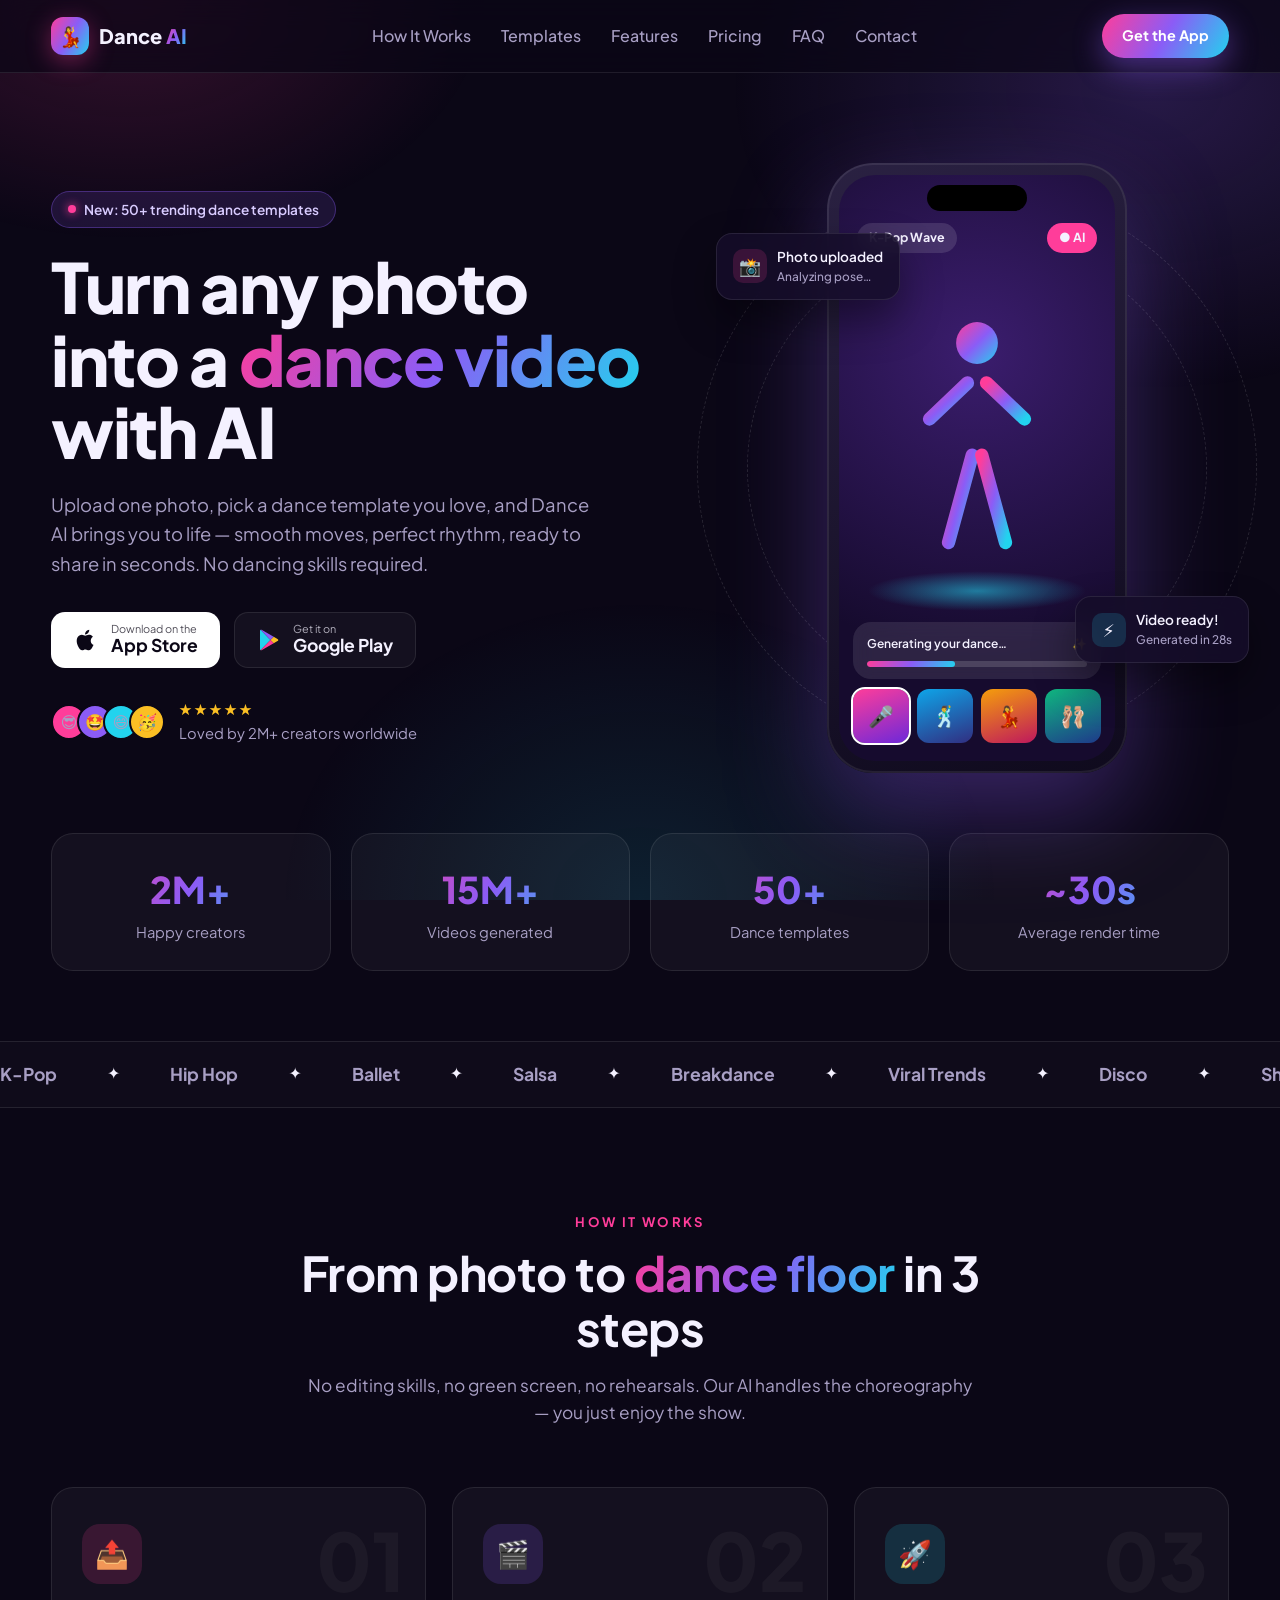
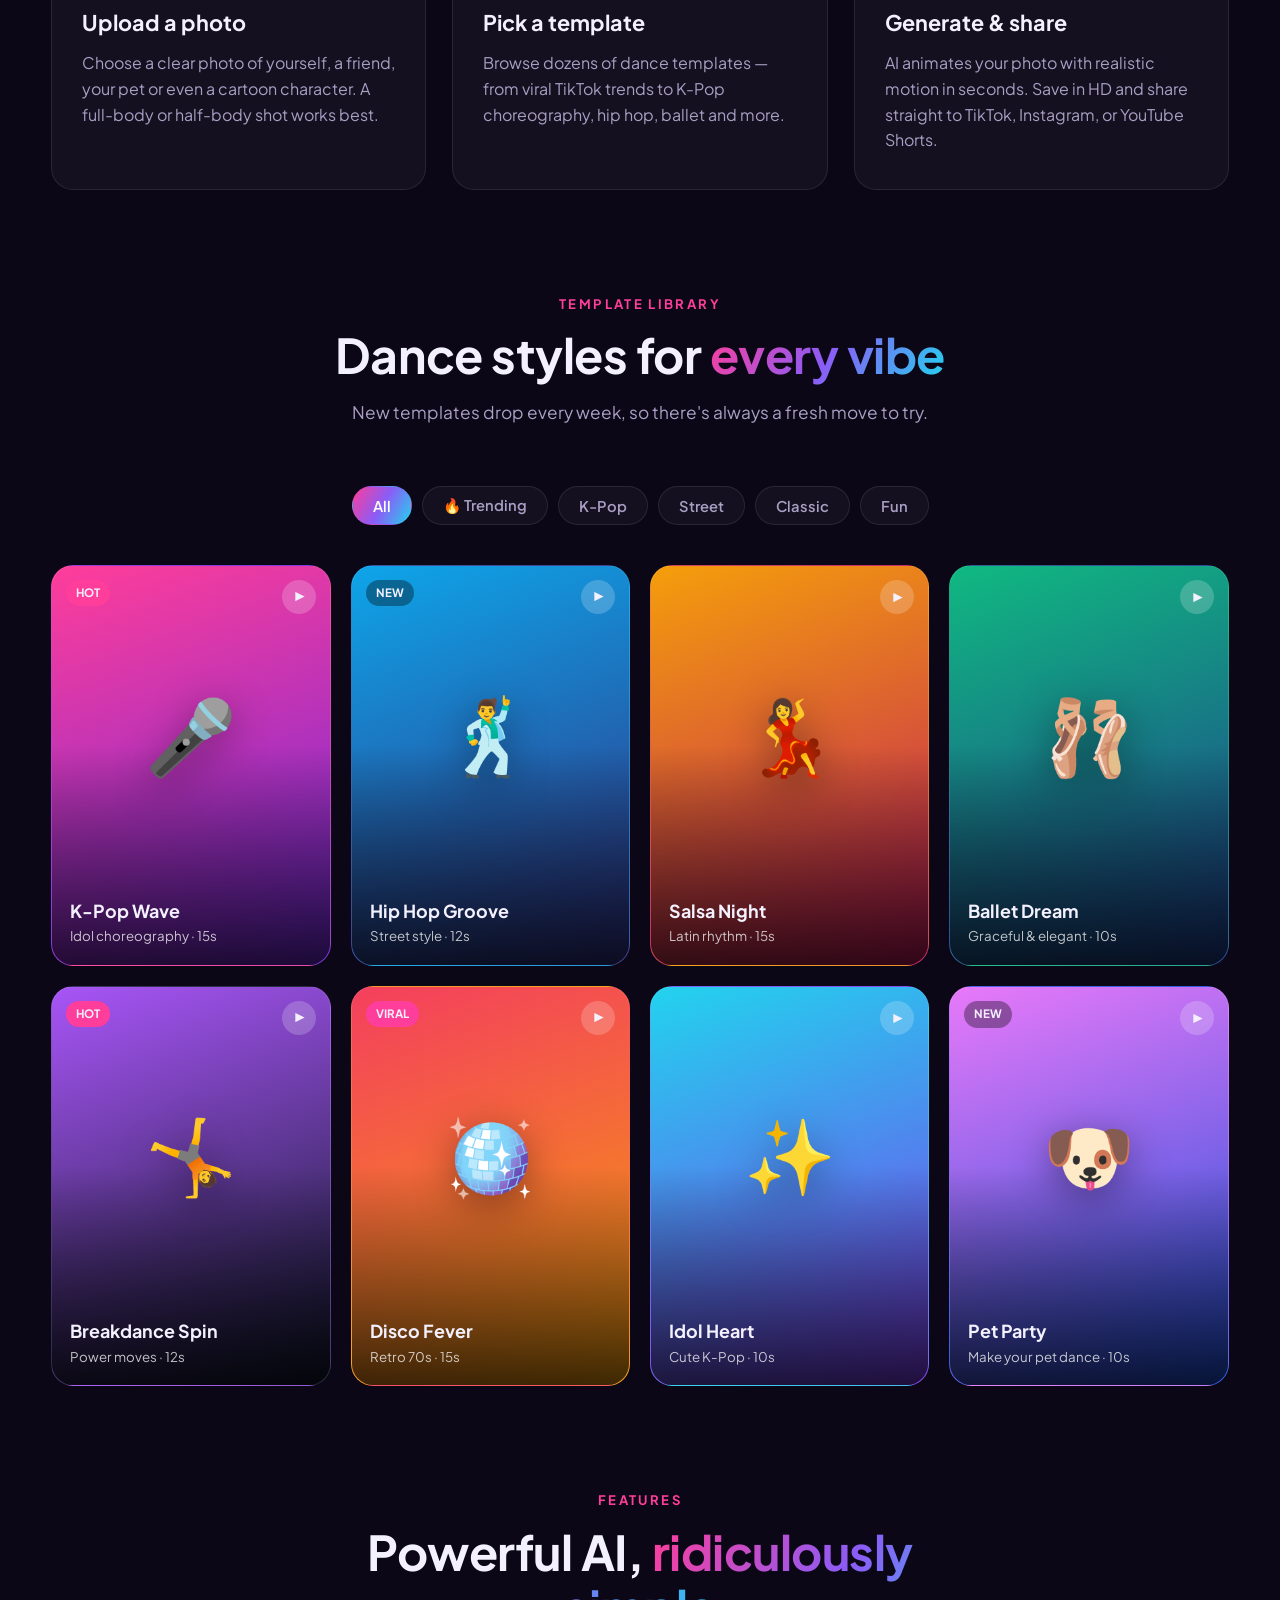
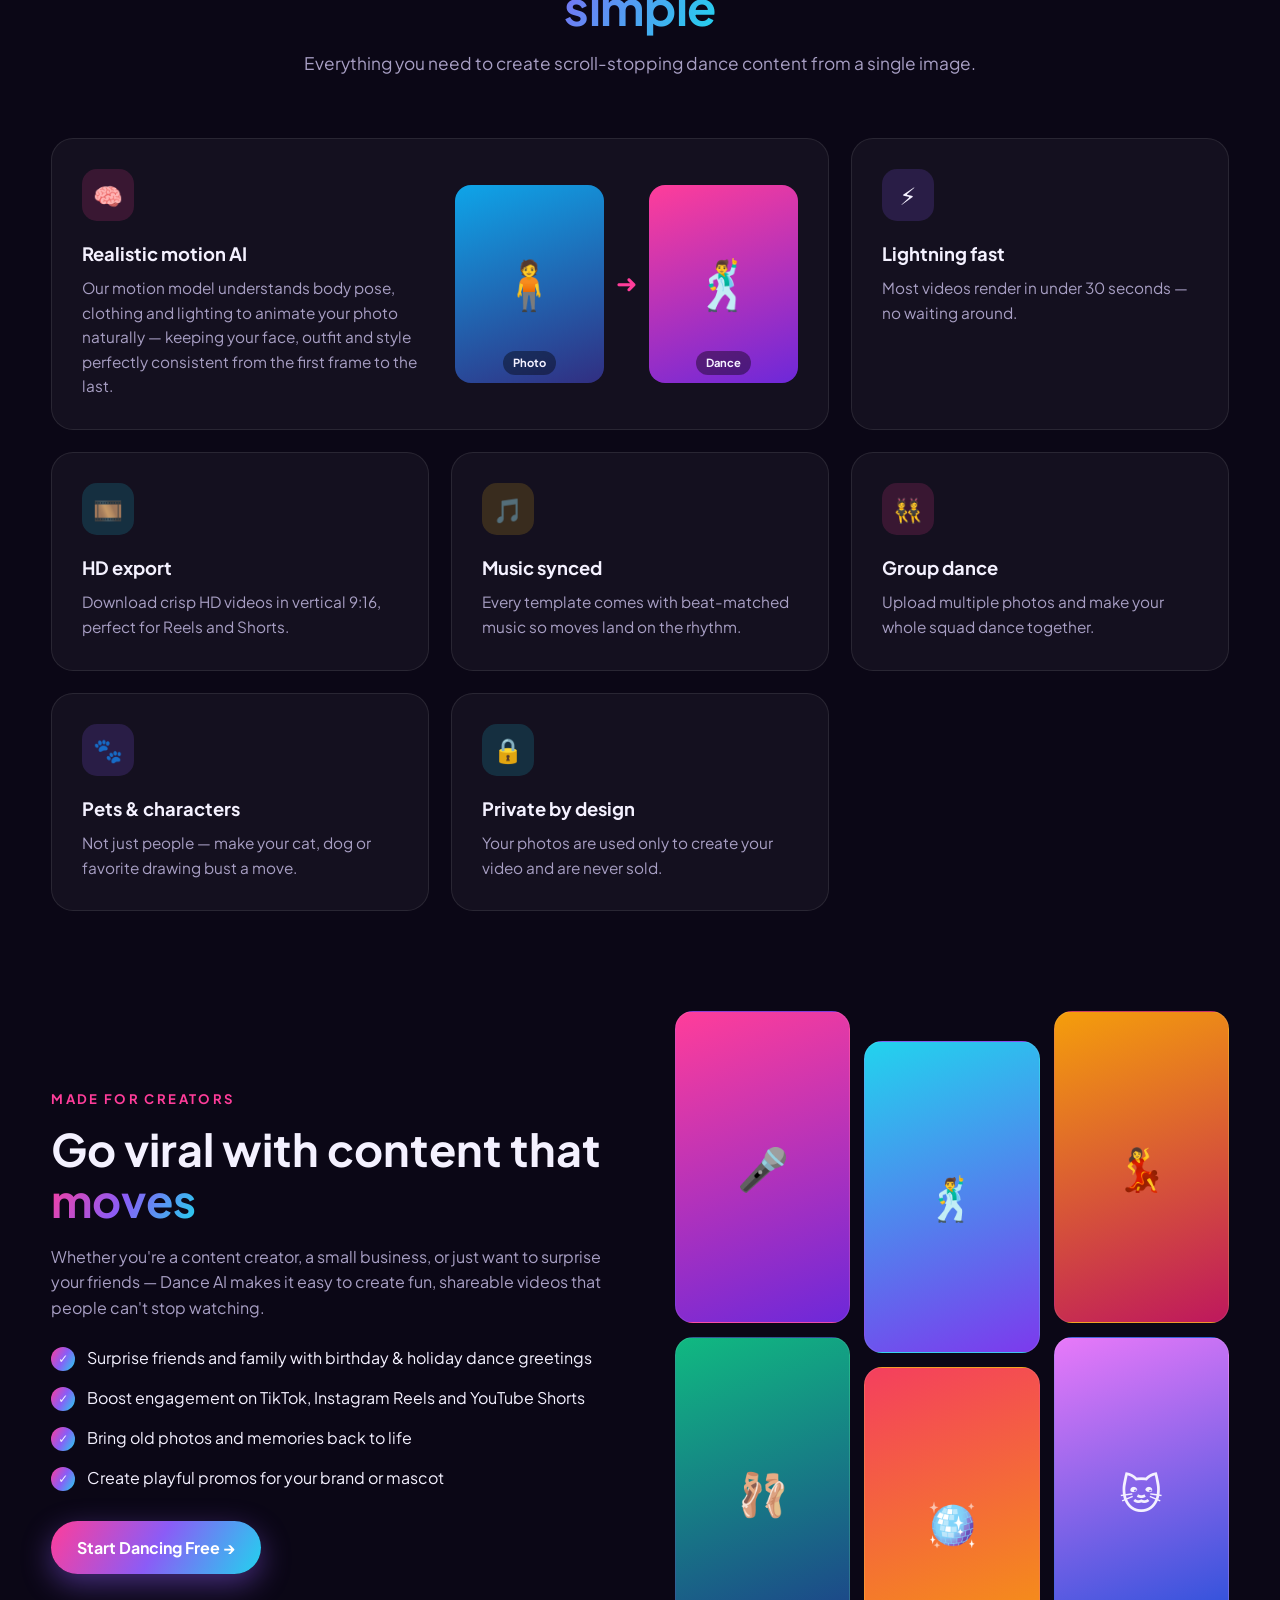
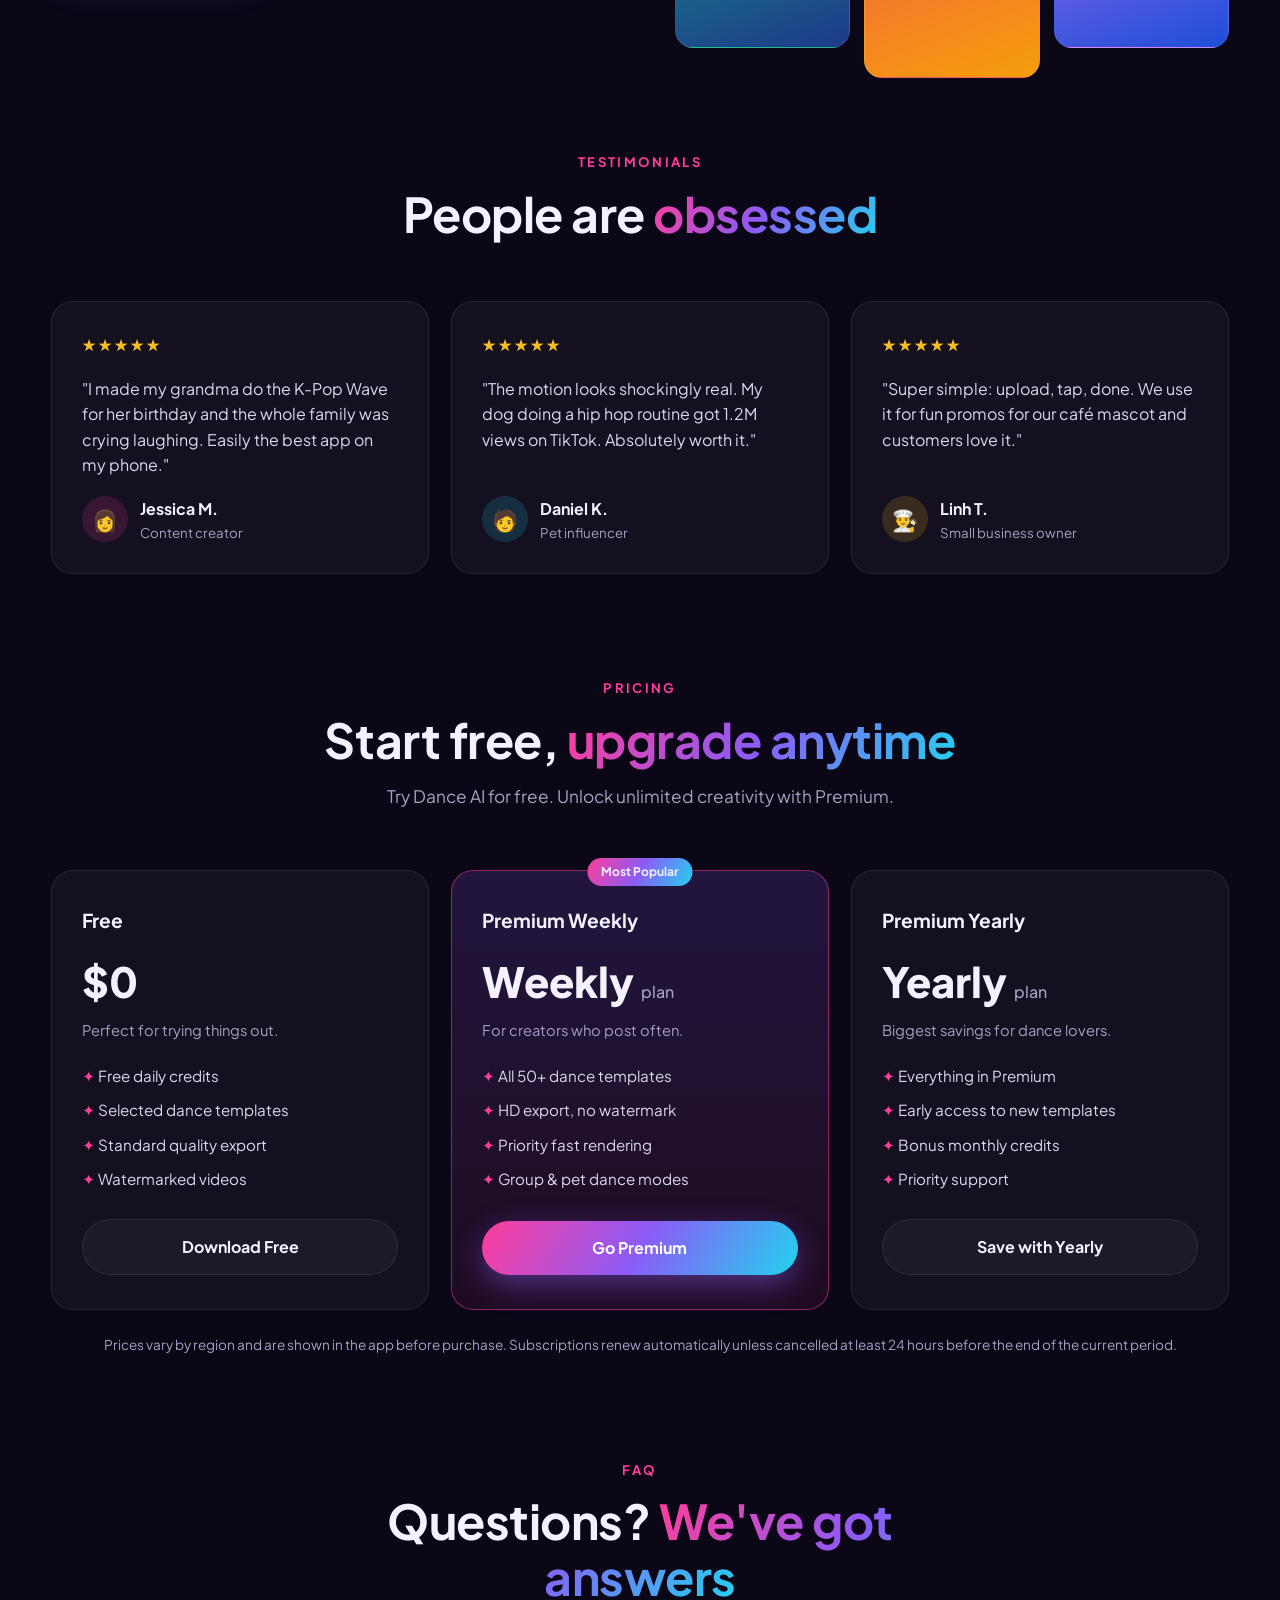
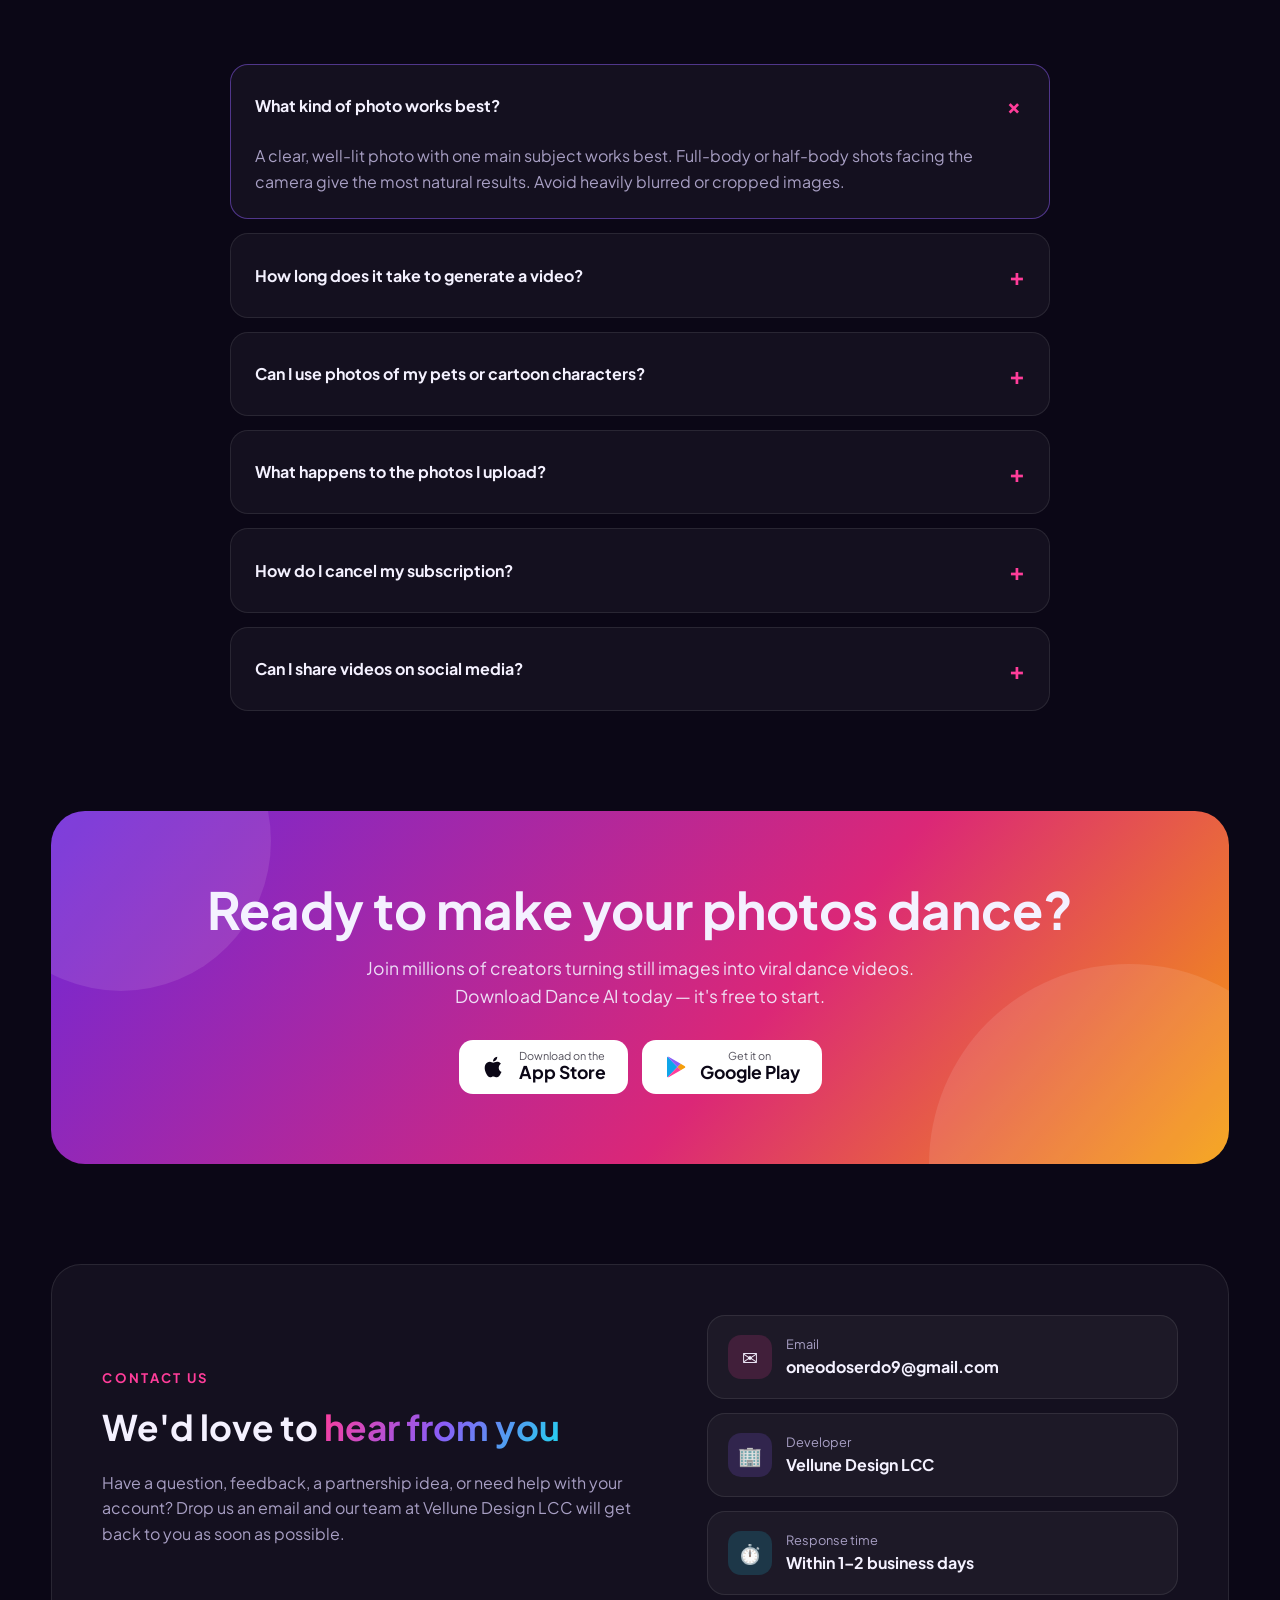
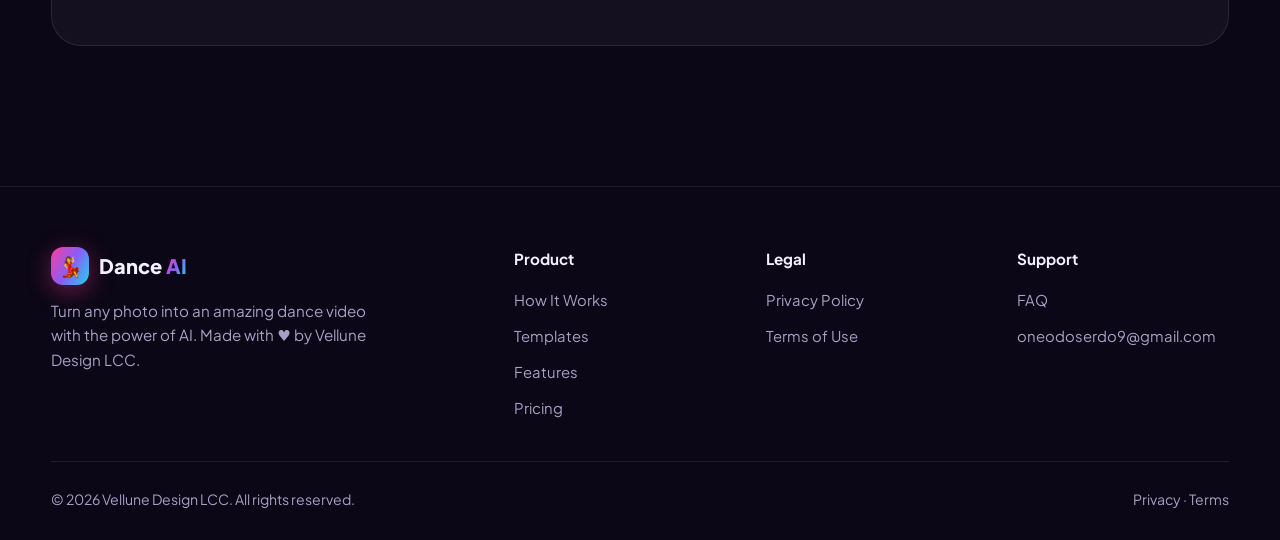
<file: index.html>
<!DOCTYPE html>
<html lang="en">
<head>
  <meta charset="UTF-8" />
  <meta name="viewport" content="width=device-width, initial-scale=1.0" />
  <title>Dance AI – Turn Any Photo Into a Dance Video | Vellune Design LCC</title>
  <meta name="description" content="Dance AI turns a single photo into a stunning dance video. Upload your picture, pick a trending dance template, and let AI do the moves. By Vellune Design LCC." />
  <meta property="og:title" content="Dance AI – Turn Any Photo Into a Dance Video" />
  <meta property="og:description" content="Upload a photo, choose a template, and watch AI make you dance." />
  <meta name="theme-color" content="#0b0716" />
  <link rel="preconnect" href="https://fonts.googleapis.com" />
  <link rel="preconnect" href="https://fonts.gstatic.com" crossorigin />
  <link href="https://fonts.googleapis.com/css2?family=Plus+Jakarta+Sans:wght@400;500;600;700;800&display=swap" rel="stylesheet" />
  <link rel="stylesheet" href="styles.css" />
  <link rel="icon" href="data:image/svg+xml,<svg xmlns='http://www.w3.org/2000/svg' viewBox='0 0 100 100'><text y='.9em' font-size='90'>💃</text></svg>" />
</head>
<body>
  <div class="glow"></div>

  <!-- Header -->
  <header class="nav">
    <div class="container nav-inner">
      <a href="index.html" class="logo">
        <span class="logo-mark">💃</span>
        <span>Dance <span class="grad-text">AI</span></span>
      </a>
      <ul class="nav-links" id="navLinks">
        <li><a href="#how">How It Works</a></li>
        <li><a href="#templates">Templates</a></li>
        <li><a href="#features">Features</a></li>
        <li><a href="#pricing">Pricing</a></li>
        <li><a href="#faq">FAQ</a></li>
        <li><a href="#contact">Contact</a></li>
      </ul>
      <a href="#download" class="btn btn-primary btn-sm nav-cta">Get the App</a>
      <button class="menu-btn" id="menuBtn" aria-label="Open menu">☰</button>
    </div>
  </header>

  <!-- Hero -->
  <section class="hero">
    <div class="container hero-grid">
      <div>
        <span class="badge"><span class="dot"></span> New: 50+ trending dance templates</span>
        <h1>Turn any photo into a <span class="grad-text">dance video</span> with AI</h1>
        <p class="lead">Upload one photo, pick a dance template you love, and Dance AI brings you to life — smooth moves, perfect rhythm, ready to share in seconds. No dancing skills required.</p>
        <div class="hero-cta" id="download">
          <a href="#" class="store-btn" aria-label="Download on the App Store">
            <svg width="26" height="26" viewBox="0 0 24 24" fill="currentColor"><path d="M16.37 12.6c-.02-2.4 1.96-3.56 2.05-3.62-1.12-1.63-2.86-1.86-3.48-1.88-1.48-.15-2.89.87-3.64.87-.75 0-1.9-.85-3.13-.83-1.61.02-3.1.94-3.93 2.38-1.68 2.91-.43 7.21 1.2 9.57.8 1.15 1.75 2.45 3 2.4 1.2-.05 1.66-.78 3.12-.78 1.45 0 1.86.78 3.13.75 1.3-.02 2.12-1.17 2.91-2.33.92-1.34 1.3-2.63 1.32-2.7-.03-.01-2.53-.97-2.55-3.83zM13.97 5.55c.66-.8 1.11-1.92.99-3.03-.95.04-2.11.64-2.79 1.43-.61.7-1.15 1.84-1 2.93 1.06.08 2.14-.54 2.8-1.33z"/></svg>
            <span><small>Download on the</small><strong>App Store</strong></span>
          </a>
          <a href="#" class="store-btn dark" aria-label="Get it on Google Play">
            <svg width="24" height="24" viewBox="0 0 24 24"><path fill="#22d3ee" d="M3.6 1.8 13.4 12 3.6 22.2c-.4-.2-.6-.6-.6-1.1V2.9c0-.5.2-.9.6-1.1z"/><path fill="#fbbf24" d="m16.7 15.3-3.3-3.3 3.3-3.3 3.8 2.2c1 .6 1 1.6 0 2.2l-3.8 2.2z"/><path fill="#ff3d9a" d="M16.7 15.3 13.4 12 3.6 22.2c.4.2.9.2 1.4-.1l11.7-6.8z"/><path fill="#8b5cf6" d="M16.7 8.7 5 1.9c-.5-.3-1-.3-1.4-.1L13.4 12l3.3-3.3z"/></svg>
            <span><small>Get it on</small><strong>Google Play</strong></span>
          </a>
        </div>
        <div class="hero-proof">
          <div class="avatars">
            <span style="background:#ff3d9a">😎</span>
            <span style="background:#8b5cf6">🤩</span>
            <span style="background:#22d3ee">😄</span>
            <span style="background:#fbbf24">🥳</span>
          </div>
          <div><span class="stars">★★★★★</span><br />Loved by 2M+ creators worldwide</div>
        </div>
      </div>

      <div class="phone-wrap">
        <div class="ring r1"></div>
        <div class="ring r2"></div>
        <div class="float-card fc-1">
          <span class="ic i-pink">📸</span>
          <div>Photo uploaded<small>Analyzing pose…</small></div>
        </div>
        <div class="float-card fc-2">
          <span class="ic i-cyan">⚡</span>
          <div>Video ready!<small>Generated in 28s</small></div>
        </div>
        <div class="phone">
          <div class="screen">
            <div class="notch"></div>
            <div class="screen-top">
              <span class="chip">K-Pop Wave</span>
              <span class="chip live">● AI</span>
            </div>
            <div class="stage">
              <div class="notes"><span>🎵</span><span>✨</span><span>🎶</span></div>
              <svg class="dancer" viewBox="0 0 200 300" aria-hidden="true">
                <defs>
                  <linearGradient id="dg" x1="0" y1="0" x2="1" y2="1">
                    <stop offset="0" stop-color="#ff3d9a" />
                    <stop offset=".5" stop-color="#8b5cf6" />
                    <stop offset="1" stop-color="#22d3ee" />
                  </linearGradient>
                </defs>
                <g class="body" stroke="url(#dg)" stroke-width="14" stroke-linecap="round" fill="none">
                  <circle cx="100" cy="50" r="22" fill="url(#dg)" stroke="none" />
                  <line x1="100" y1="80" x2="100" y2="165" />
                  <g class="arm-l"><line x1="90" y1="92" x2="50" y2="130" /></g>
                  <g class="arm-r"><line x1="110" y1="92" x2="150" y2="130" /></g>
                  <g class="leg-l"><line x1="95" y1="168" x2="70" y2="260" /></g>
                  <g class="leg-r"><line x1="105" y1="168" x2="130" y2="260" /></g>
                </g>
              </svg>
              <div class="spot"></div>
            </div>
            <div class="screen-bottom">
              <div class="progress-card">
                <div class="row"><span>Generating your dance…</span><span>✨</span></div>
                <div class="bar"><i></i></div>
              </div>
              <div class="tpl-row">
                <div class="g1 sel">🎤</div>
                <div class="g2">🕺</div>
                <div class="g3">💃</div>
                <div class="g4">🩰</div>
              </div>
            </div>
          </div>
        </div>
      </div>
    </div>

    <div class="container stats reveal">
      <div class="stat"><strong class="grad-text">2M+</strong><span>Happy creators</span></div>
      <div class="stat"><strong class="grad-text">15M+</strong><span>Videos generated</span></div>
      <div class="stat"><strong class="grad-text">50+</strong><span>Dance templates</span></div>
      <div class="stat"><strong class="grad-text">~30s</strong><span>Average render time</span></div>
    </div>
  </section>

  <!-- Marquee -->
  <div class="marquee" aria-hidden="true">
    <div class="marquee-track">
      <span>K-Pop</span><b>✦</b><span>Hip Hop</span><b>✦</b><span>Ballet</span><b>✦</b><span>Salsa</span><b>✦</b><span>Breakdance</span><b>✦</b><span>Viral Trends</span><b>✦</b><span>Disco</span><b>✦</b><span>Shuffle</span><b>✦</b><span>Jazz Funk</span><b>✦</b><span>Bollywood</span><b>✦</b>
      <span>K-Pop</span><b>✦</b><span>Hip Hop</span><b>✦</b><span>Ballet</span><b>✦</b><span>Salsa</span><b>✦</b><span>Breakdance</span><b>✦</b><span>Viral Trends</span><b>✦</b><span>Disco</span><b>✦</b><span>Shuffle</span><b>✦</b><span>Jazz Funk</span><b>✦</b><span>Bollywood</span><b>✦</b>
    </div>
  </div>

  <!-- How it works -->
  <section class="block" id="how">
    <div class="container">
      <div class="sec-head reveal">
        <span class="eyebrow">How It Works</span>
        <h2>From photo to <span class="grad-text">dance floor</span> in 3 steps</h2>
        <p>No editing skills, no green screen, no rehearsals. Our AI handles the choreography — you just enjoy the show.</p>
      </div>
      <div class="steps">
        <div class="step reveal">
          <div class="icon i-pink">📤</div>
          <h3>Upload a photo</h3>
          <p>Choose a clear photo of yourself, a friend, your pet or even a cartoon character. A full-body or half-body shot works best.</p>
        </div>
        <div class="step reveal">
          <div class="icon i-violet">🎬</div>
          <h3>Pick a template</h3>
          <p>Browse dozens of dance templates — from viral TikTok trends to K-Pop choreography, hip hop, ballet and more.</p>
        </div>
        <div class="step reveal">
          <div class="icon i-cyan">🚀</div>
          <h3>Generate &amp; share</h3>
          <p>AI animates your photo with realistic motion in seconds. Save in HD and share straight to TikTok, Instagram, or YouTube Shorts.</p>
        </div>
      </div>
    </div>
  </section>

  <!-- Templates -->
  <section class="block" id="templates" style="padding-top:0">
    <div class="container">
      <div class="sec-head reveal">
        <span class="eyebrow">Template Library</span>
        <h2>Dance styles for <span class="grad-text">every vibe</span></h2>
        <p>New templates drop every week, so there's always a fresh move to try.</p>
      </div>
      <div class="filters reveal">
        <button class="filter active" data-filter="all">All</button>
        <button class="filter" data-filter="trend">🔥 Trending</button>
        <button class="filter" data-filter="kpop">K-Pop</button>
        <button class="filter" data-filter="street">Street</button>
        <button class="filter" data-filter="classic">Classic</button>
        <button class="filter" data-filter="fun">Fun</button>
      </div>
      <div class="tpl-grid">
        <div class="tpl g1 reveal" data-cat="kpop trend"><span class="tag hot">HOT</span><span class="play">▶</span><span class="emoji">🎤</span><h4>K-Pop Wave</h4><small>Idol choreography · 15s</small></div>
        <div class="tpl g2 reveal" data-cat="street"><span class="tag">NEW</span><span class="play">▶</span><span class="emoji">🕺</span><h4>Hip Hop Groove</h4><small>Street style · 12s</small></div>
        <div class="tpl g3 reveal" data-cat="classic"><span class="play">▶</span><span class="emoji">💃</span><h4>Salsa Night</h4><small>Latin rhythm · 15s</small></div>
        <div class="tpl g4 reveal" data-cat="classic"><span class="play">▶</span><span class="emoji">🩰</span><h4>Ballet Dream</h4><small>Graceful &amp; elegant · 10s</small></div>
        <div class="tpl g5 reveal" data-cat="street trend"><span class="tag hot">HOT</span><span class="play">▶</span><span class="emoji">🤸</span><h4>Breakdance Spin</h4><small>Power moves · 12s</small></div>
        <div class="tpl g6 reveal" data-cat="fun trend"><span class="tag hot">VIRAL</span><span class="play">▶</span><span class="emoji">🪩</span><h4>Disco Fever</h4><small>Retro 70s · 15s</small></div>
        <div class="tpl g7 reveal" data-cat="kpop"><span class="play">▶</span><span class="emoji">✨</span><h4>Idol Heart</h4><small>Cute K-Pop · 10s</small></div>
        <div class="tpl g8 reveal" data-cat="fun"><span class="tag">NEW</span><span class="play">▶</span><span class="emoji">🐶</span><h4>Pet Party</h4><small>Make your pet dance · 10s</small></div>
      </div>
    </div>
  </section>

  <!-- Features -->
  <section class="block" id="features" style="padding-top:0">
    <div class="container">
      <div class="sec-head reveal">
        <span class="eyebrow">Features</span>
        <h2>Powerful AI, <span class="grad-text">ridiculously simple</span></h2>
        <p>Everything you need to create scroll-stopping dance content from a single image.</p>
      </div>
      <div class="feat-grid">
        <div class="feat wide reveal">
          <div>
            <div class="icon i-pink">🧠</div>
            <h3>Realistic motion AI</h3>
            <p>Our motion model understands body pose, clothing and lighting to animate your photo naturally — keeping your face, outfit and style perfectly consistent from the first frame to the last.</p>
          </div>
          <div class="ba">
            <div class="ba-box g2">🧍<small>Photo</small></div>
            <div class="ba-arrow">➜</div>
            <div class="ba-box g1">🕺<small>Dance</small></div>
          </div>
        </div>
        <div class="feat reveal">
          <div class="icon i-violet">⚡</div>
          <h3>Lightning fast</h3>
          <p>Most videos render in under 30 seconds — no waiting around.</p>
        </div>
        <div class="feat reveal">
          <div class="icon i-cyan">🎞️</div>
          <h3>HD export</h3>
          <p>Download crisp HD videos in vertical 9:16, perfect for Reels and Shorts.</p>
        </div>
        <div class="feat reveal">
          <div class="icon i-amber">🎵</div>
          <h3>Music synced</h3>
          <p>Every template comes with beat-matched music so moves land on the rhythm.</p>
        </div>
        <div class="feat reveal">
          <div class="icon i-pink">👯</div>
          <h3>Group dance</h3>
          <p>Upload multiple photos and make your whole squad dance together.</p>
        </div>
        <div class="feat reveal">
          <div class="icon i-violet">🐾</div>
          <h3>Pets &amp; characters</h3>
          <p>Not just people — make your cat, dog or favorite drawing bust a move.</p>
        </div>
        <div class="feat reveal">
          <div class="icon i-cyan">🔒</div>
          <h3>Private by design</h3>
          <p>Your photos are used only to create your video and are never sold.</p>
        </div>
      </div>
    </div>
  </section>

  <!-- Showcase -->
  <section class="block" style="padding-top:0">
    <div class="container split">
      <div class="reveal">
        <span class="eyebrow">Made for Creators</span>
        <h2>Go viral with content that <span class="grad-text">moves</span></h2>
        <p>Whether you're a content creator, a small business, or just want to surprise your friends — Dance AI makes it easy to create fun, shareable videos that people can't stop watching.</p>
        <ul class="checklist">
          <li>Surprise friends and family with birthday &amp; holiday dance greetings</li>
          <li>Boost engagement on TikTok, Instagram Reels and YouTube Shorts</li>
          <li>Bring old photos and memories back to life</li>
          <li>Create playful promos for your brand or mascot</li>
        </ul>
        <a href="#download" class="btn btn-primary">Start Dancing Free →</a>
      </div>
      <div class="mosaic reveal">
        <div class="g1">🎤</div>
        <div class="g7">🕺</div>
        <div class="g3">💃</div>
        <div class="g4">🩰</div>
        <div class="g6">🪩</div>
        <div class="g8">🐱</div>
      </div>
    </div>
  </section>

  <!-- Testimonials -->
  <section class="block" style="padding-top:0">
    <div class="container">
      <div class="sec-head reveal">
        <span class="eyebrow">Testimonials</span>
        <h2>People are <span class="grad-text">obsessed</span></h2>
      </div>
      <div class="testi-grid">
        <div class="testi reveal">
          <span class="stars">★★★★★</span>
          <p>"I made my grandma do the K-Pop Wave for her birthday and the whole family was crying laughing. Easily the best app on my phone."</p>
          <div class="who"><span class="av i-pink">👩</span><div><strong>Jessica M.</strong><small>Content creator</small></div></div>
        </div>
        <div class="testi reveal">
          <span class="stars">★★★★★</span>
          <p>"The motion looks shockingly real. My dog doing a hip hop routine got 1.2M views on TikTok. Absolutely worth it."</p>
          <div class="who"><span class="av i-cyan">🧑</span><div><strong>Daniel K.</strong><small>Pet influencer</small></div></div>
        </div>
        <div class="testi reveal">
          <span class="stars">★★★★★</span>
          <p>"Super simple: upload, tap, done. We use it for fun promos for our café mascot and customers love it."</p>
          <div class="who"><span class="av i-amber">👨‍🍳</span><div><strong>Linh T.</strong><small>Small business owner</small></div></div>
        </div>
      </div>
    </div>
  </section>

  <!-- Pricing -->
  <section class="block" id="pricing" style="padding-top:0">
    <div class="container">
      <div class="sec-head reveal">
        <span class="eyebrow">Pricing</span>
        <h2>Start free, <span class="grad-text">upgrade anytime</span></h2>
        <p>Try Dance AI for free. Unlock unlimited creativity with Premium.</p>
      </div>
      <div class="price-grid">
        <div class="price reveal">
          <h3>Free</h3>
          <div class="amt">$0</div>
          <p>Perfect for trying things out.</p>
          <ul>
            <li>Free daily credits</li>
            <li>Selected dance templates</li>
            <li>Standard quality export</li>
            <li>Watermarked videos</li>
          </ul>
          <a href="#download" class="btn btn-ghost">Download Free</a>
        </div>
        <div class="price pop reveal">
          <h3>Premium Weekly</h3>
          <div class="amt">Weekly <small>plan</small></div>
          <p>For creators who post often.</p>
          <ul>
            <li>All 50+ dance templates</li>
            <li>HD export, no watermark</li>
            <li>Priority fast rendering</li>
            <li>Group &amp; pet dance modes</li>
          </ul>
          <a href="#download" class="btn btn-primary">Go Premium</a>
        </div>
        <div class="price reveal">
          <h3>Premium Yearly</h3>
          <div class="amt">Yearly <small>plan</small></div>
          <p>Biggest savings for dance lovers.</p>
          <ul>
            <li>Everything in Premium</li>
            <li>Early access to new templates</li>
            <li>Bonus monthly credits</li>
            <li>Priority support</li>
          </ul>
          <a href="#download" class="btn btn-ghost">Save with Yearly</a>
        </div>
      </div>
      <p style="text-align:center;color:var(--muted);font-size:.85rem;margin-top:24px">Prices vary by region and are shown in the app before purchase. Subscriptions renew automatically unless cancelled at least 24 hours before the end of the current period.</p>
    </div>
  </section>

  <!-- FAQ -->
  <section class="block" id="faq" style="padding-top:0">
    <div class="container">
      <div class="sec-head reveal">
        <span class="eyebrow">FAQ</span>
        <h2>Questions? <span class="grad-text">We've got answers</span></h2>
      </div>
      <div class="faq reveal">
        <details open>
          <summary>What kind of photo works best?</summary>
          <p>A clear, well-lit photo with one main subject works best. Full-body or half-body shots facing the camera give the most natural results. Avoid heavily blurred or cropped images.</p>
        </details>
        <details>
          <summary>How long does it take to generate a video?</summary>
          <p>Most videos are ready in about 30 seconds. During peak times it may take a little longer. Premium members get priority rendering.</p>
        </details>
        <details>
          <summary>Can I use photos of my pets or cartoon characters?</summary>
          <p>Yes! Dance AI works with people, pets, illustrations and characters. Just make sure you own the image or have permission to use it.</p>
        </details>
        <details>
          <summary>What happens to the photos I upload?</summary>
          <p>Your photos are used only to generate the videos you request. We never sell your data. You can delete your content and account at any time. Read our <a href="policies.html" style="color:var(--pink)">Privacy Policy</a> for details.</p>
        </details>
        <details>
          <summary>How do I cancel my subscription?</summary>
          <p>Subscriptions are managed through your App Store or Google Play account settings. You can cancel anytime at least 24 hours before the renewal date to avoid being charged for the next period.</p>
        </details>
        <details>
          <summary>Can I share videos on social media?</summary>
          <p>Absolutely. Save videos to your gallery or share directly to TikTok, Instagram, YouTube Shorts, Facebook and messaging apps.</p>
        </details>
      </div>
    </div>
  </section>

  <!-- CTA -->
  <section class="block" style="padding-top:0">
    <div class="container">
      <div class="cta reveal">
        <h2>Ready to make your photos dance?</h2>
        <p>Join millions of creators turning still images into viral dance videos. Download Dance AI today — it's free to start.</p>
        <div class="hero-cta">
          <a href="#" class="store-btn" aria-label="Download on the App Store">
            <svg width="26" height="26" viewBox="0 0 24 24" fill="currentColor"><path d="M16.37 12.6c-.02-2.4 1.96-3.56 2.05-3.62-1.12-1.63-2.86-1.86-3.48-1.88-1.48-.15-2.89.87-3.64.87-.75 0-1.9-.85-3.13-.83-1.61.02-3.1.94-3.93 2.38-1.68 2.91-.43 7.21 1.2 9.57.8 1.15 1.75 2.45 3 2.4 1.2-.05 1.66-.78 3.12-.78 1.45 0 1.86.78 3.13.75 1.3-.02 2.12-1.17 2.91-2.33.92-1.34 1.3-2.63 1.32-2.7-.03-.01-2.53-.97-2.55-3.83zM13.97 5.55c.66-.8 1.11-1.92.99-3.03-.95.04-2.11.64-2.79 1.43-.61.7-1.15 1.84-1 2.93 1.06.08 2.14-.54 2.8-1.33z"/></svg>
            <span><small>Download on the</small><strong>App Store</strong></span>
          </a>
          <a href="#" class="store-btn" aria-label="Get it on Google Play">
            <svg width="24" height="24" viewBox="0 0 24 24"><path fill="#0ea5e9" d="M3.6 1.8 13.4 12 3.6 22.2c-.4-.2-.6-.6-.6-1.1V2.9c0-.5.2-.9.6-1.1z"/><path fill="#f59e0b" d="m16.7 15.3-3.3-3.3 3.3-3.3 3.8 2.2c1 .6 1 1.6 0 2.2l-3.8 2.2z"/><path fill="#ff3d9a" d="M16.7 15.3 13.4 12 3.6 22.2c.4.2.9.2 1.4-.1l11.7-6.8z"/><path fill="#8b5cf6" d="M16.7 8.7 5 1.9c-.5-.3-1-.3-1.4-.1L13.4 12l3.3-3.3z"/></svg>
            <span><small>Get it on</small><strong>Google Play</strong></span>
          </a>
        </div>
      </div>
    </div>
  </section>

  <!-- Contact -->
  <section class="block" id="contact" style="padding-top:0">
    <div class="container">
      <div class="contact-card reveal">
        <div>
          <span class="eyebrow">Contact Us</span>
          <h2>We'd love to <span class="grad-text">hear from you</span></h2>
          <p>Have a question, feedback, a partnership idea, or need help with your account? Drop us an email and our team at Vellune Design LCC will get back to you as soon as possible.</p>
        </div>
        <div class="contact-list">
          <a class="contact-item" href="mailto:oneodoserdo9@gmail.com">
            <span class="ic i-pink">✉️</span>
            <div><small>Email</small><strong>oneodoserdo9@gmail.com</strong></div>
          </a>
          <div class="contact-item">
            <span class="ic i-violet">🏢</span>
            <div><small>Developer</small><strong>Vellune Design LCC</strong></div>
          </div>
          <div class="contact-item">
            <span class="ic i-cyan">⏱️</span>
            <div><small>Response time</small><strong>Within 1–2 business days</strong></div>
          </div>
        </div>
      </div>
    </div>
  </section>

  <!-- Footer -->
  <footer>
    <div class="container">
      <div class="foot-grid">
        <div>
          <a href="index.html" class="logo"><span class="logo-mark">💃</span><span>Dance <span class="grad-text">AI</span></span></a>
          <p>Turn any photo into an amazing dance video with the power of AI. Made with ♥ by Vellune Design LCC.</p>
        </div>
        <div>
          <h5>Product</h5>
          <ul>
            <li><a href="#how">How It Works</a></li>
            <li><a href="#templates">Templates</a></li>
            <li><a href="#features">Features</a></li>
            <li><a href="#pricing">Pricing</a></li>
          </ul>
        </div>
        <div>
          <h5>Legal</h5>
          <ul>
            <li><a href="policies.html">Privacy Policy</a></li>
            <li><a href="term.html">Terms of Use</a></li>
          </ul>
        </div>
        <div>
          <h5>Support</h5>
          <ul>
            <li><a href="#faq">FAQ</a></li>
            <li><a href="mailto:oneodoserdo9@gmail.com">oneodoserdo9@gmail.com</a></li>
          </ul>
        </div>
      </div>
      <div class="foot-bottom">
        <span>© <span class="year">2026</span> Vellune Design LCC. All rights reserved.</span>
        <span><a href="policies.html">Privacy</a> · <a href="term.html">Terms</a></span>
      </div>
    </div>
  </footer>

  <script src="main.js"></script>
</body>
</html>
</file>
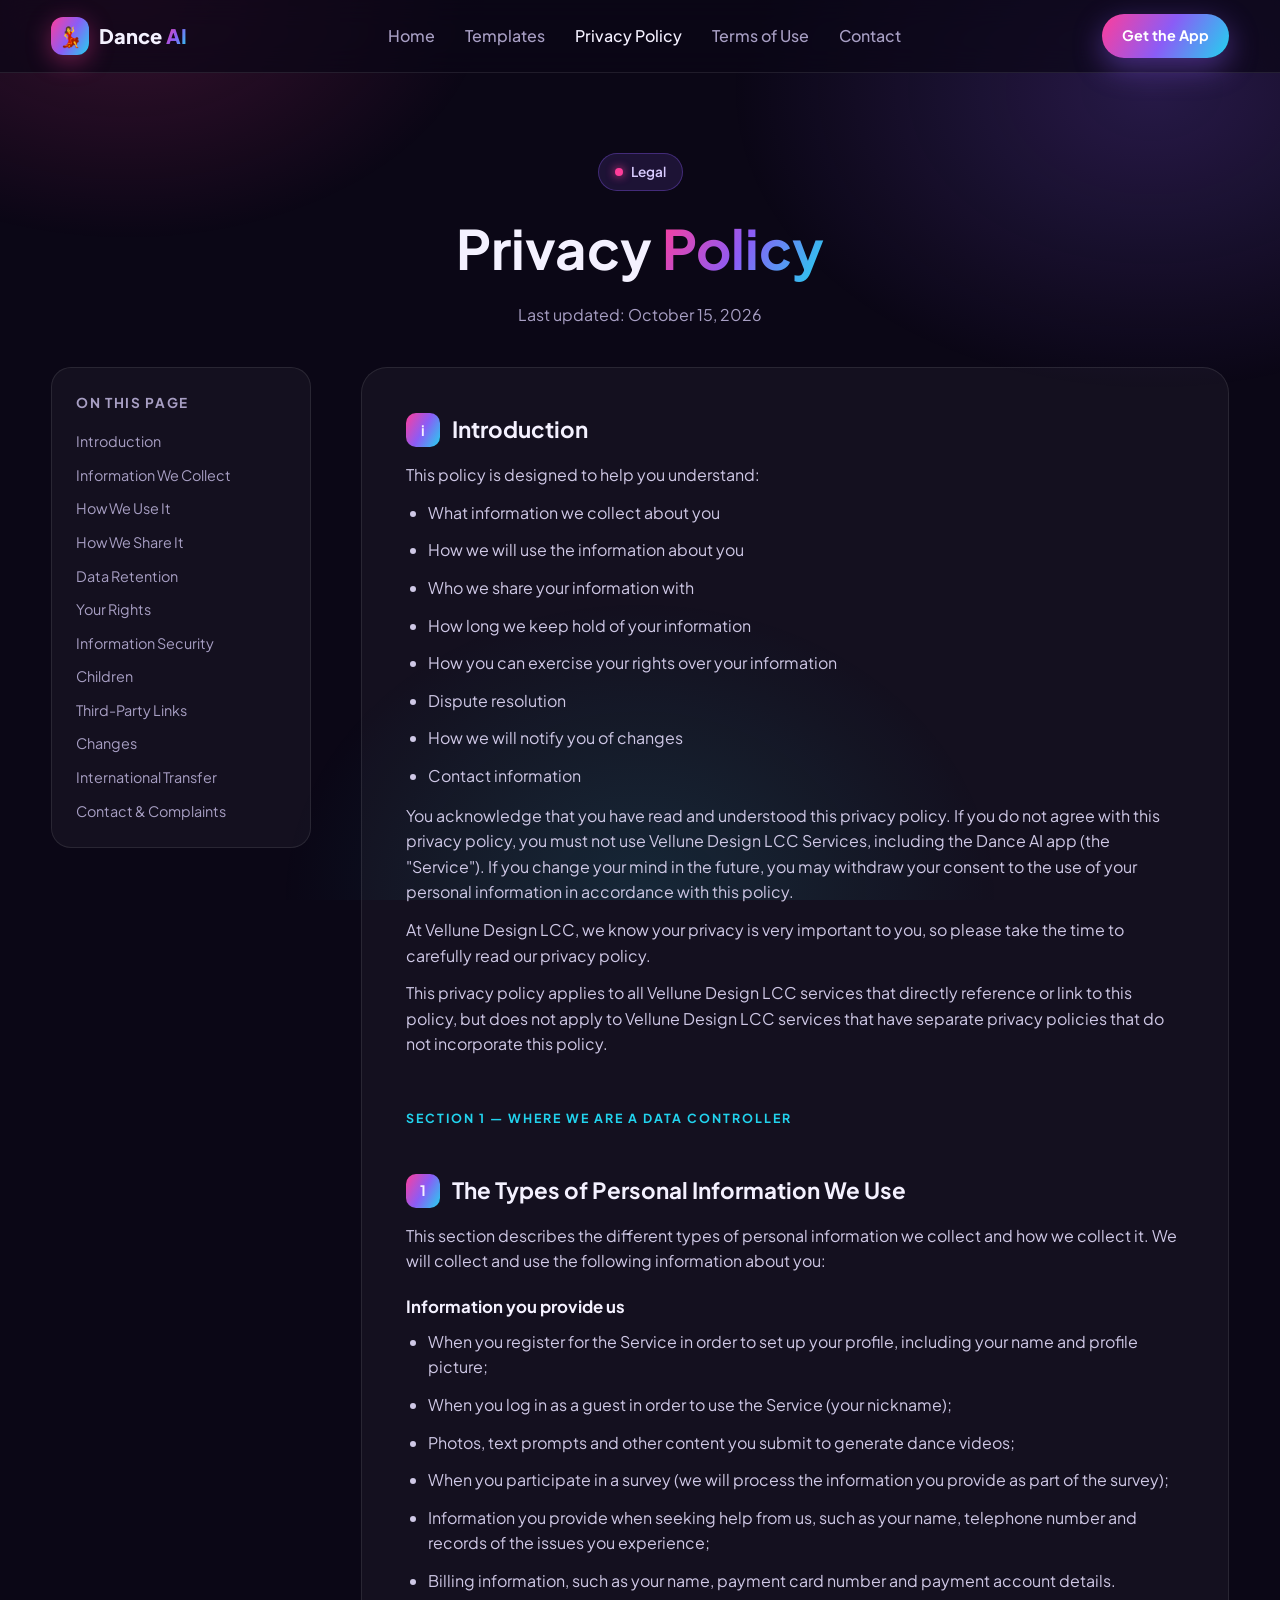
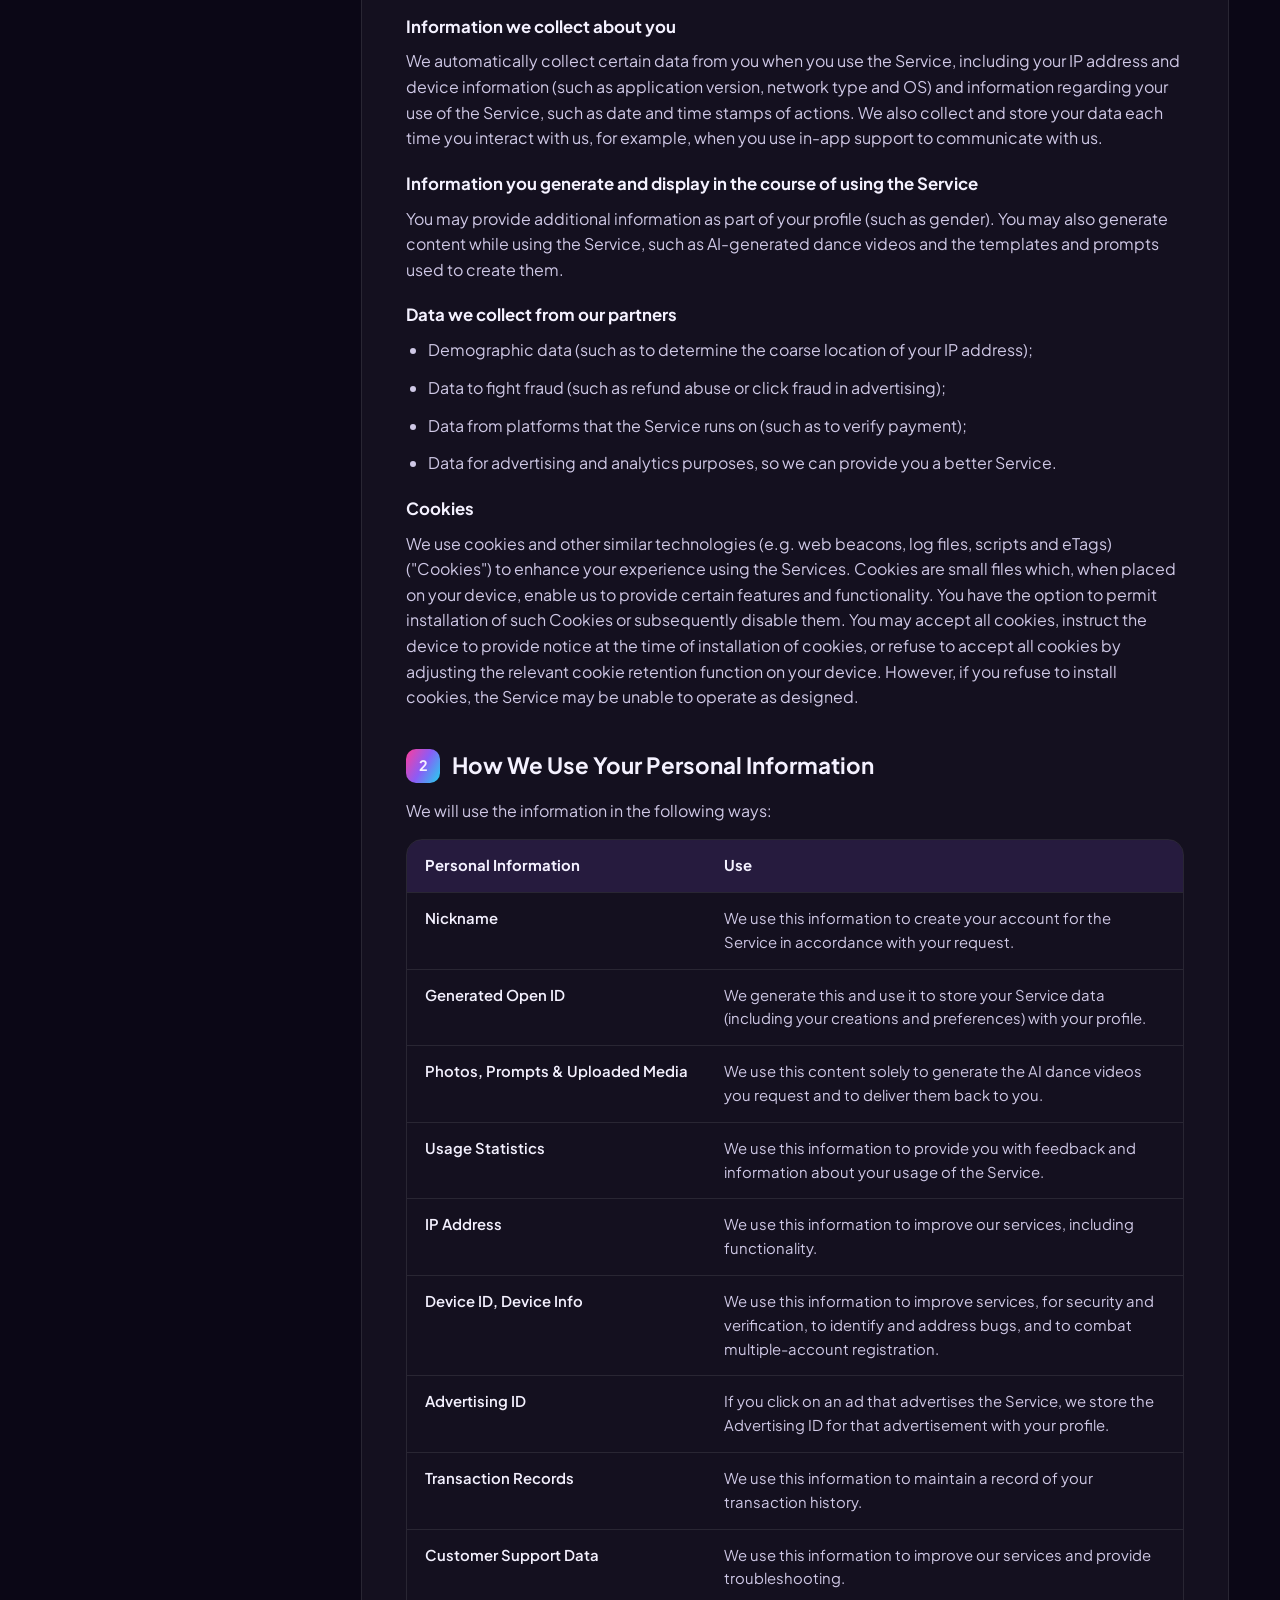
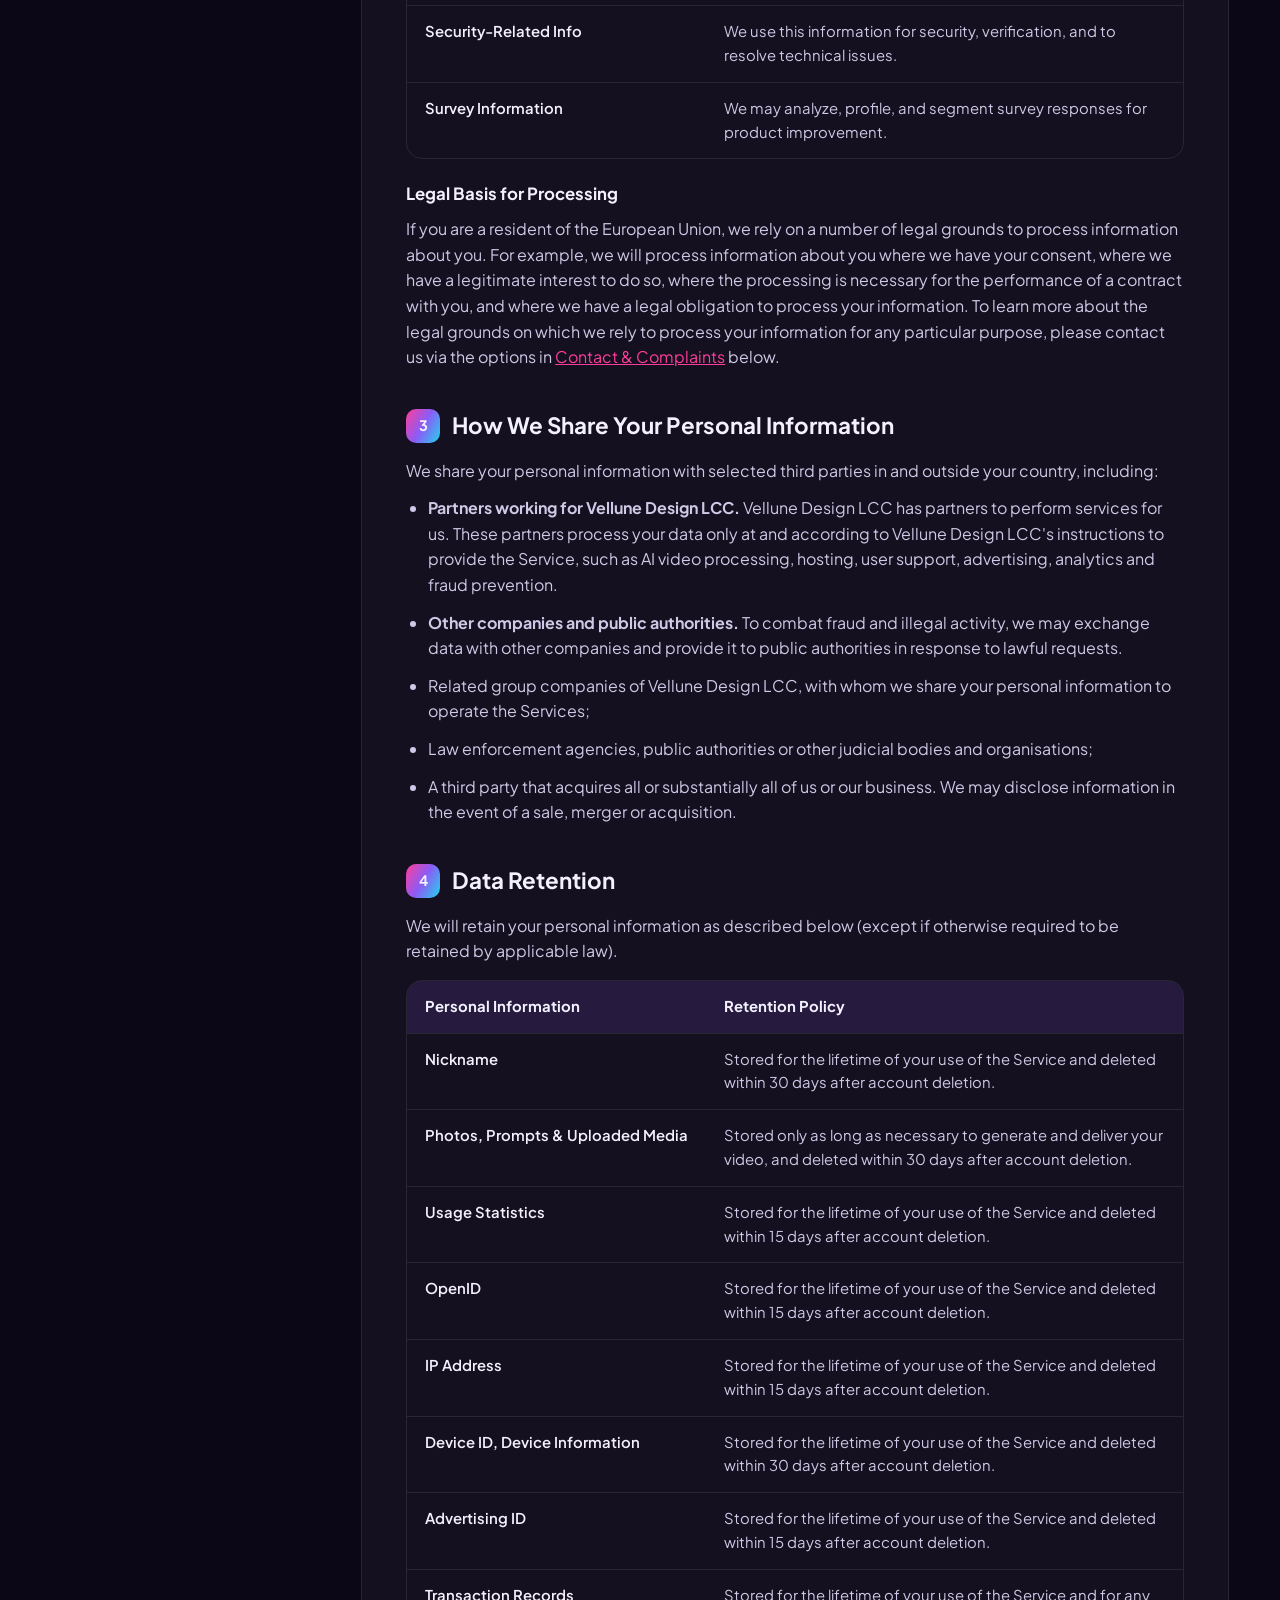
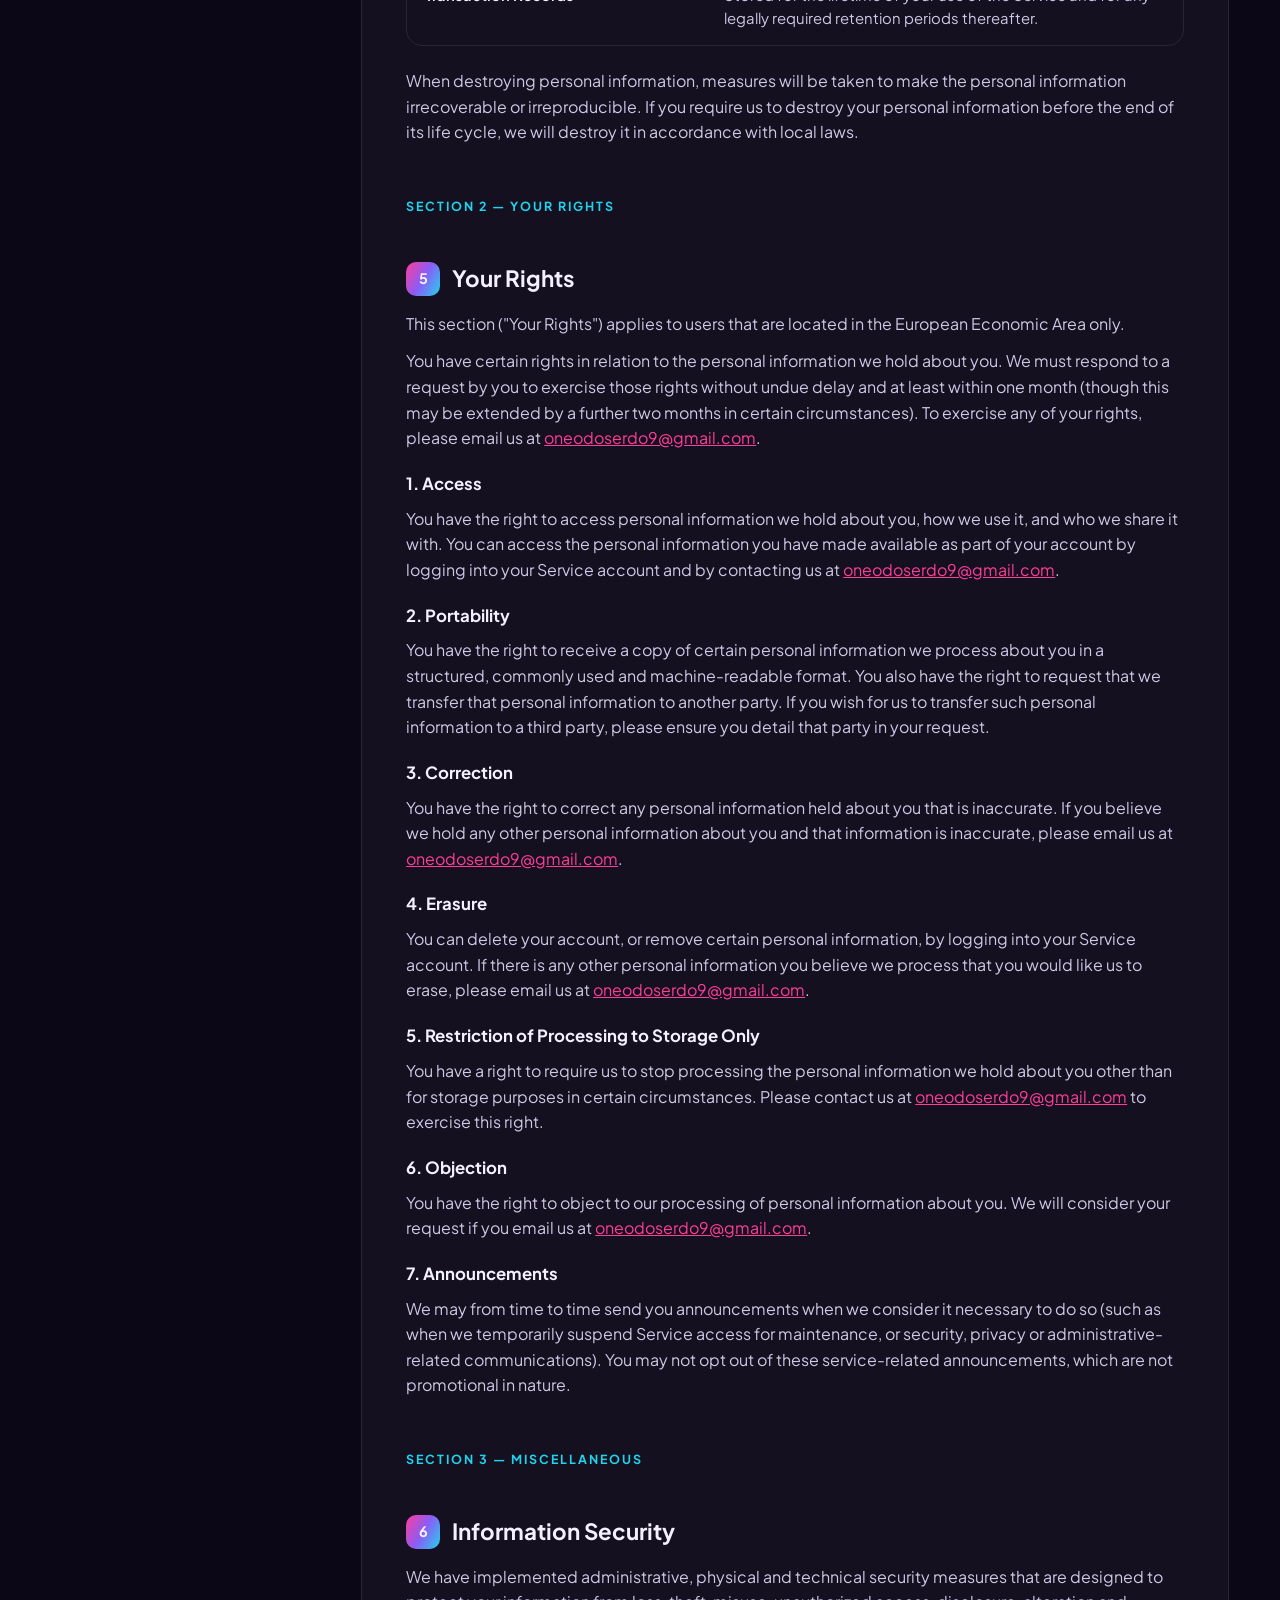
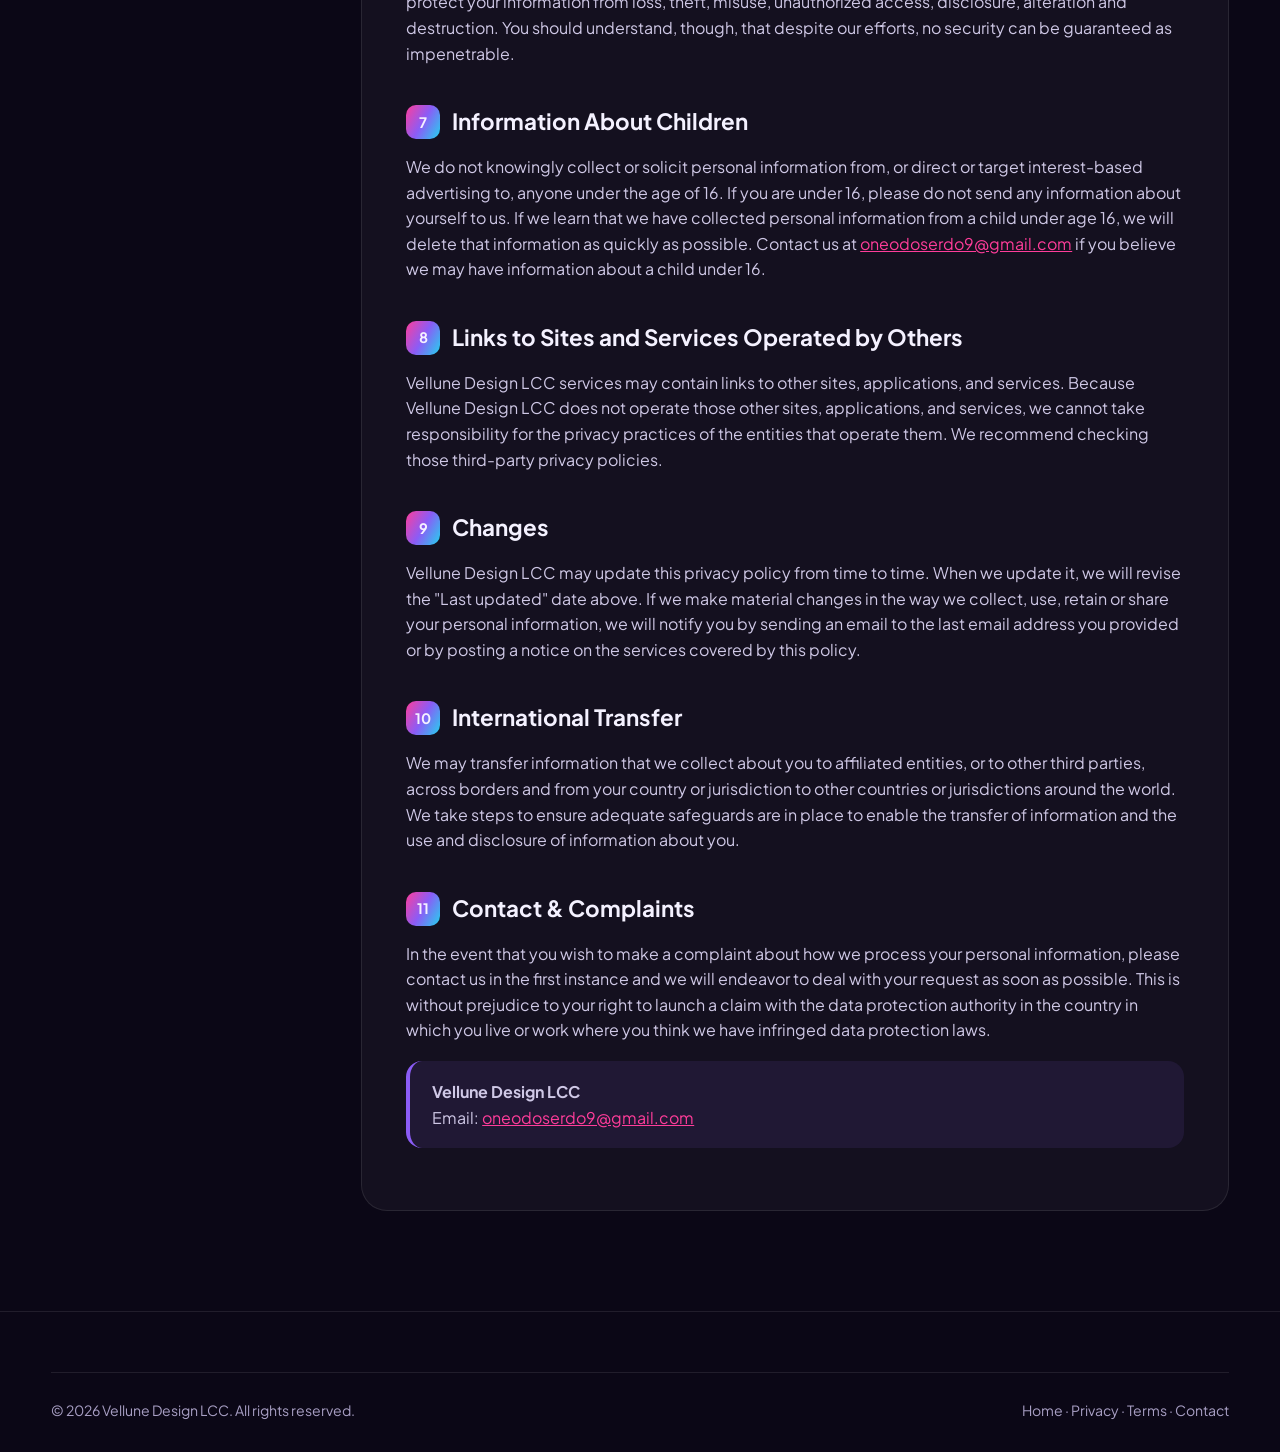
<file: policies.html>
<!DOCTYPE html>
<html lang="en">
<head>
  <meta charset="UTF-8" />
  <meta name="viewport" content="width=device-width, initial-scale=1.0" />
  <title>Privacy Policy – Dance AI | Vellune Design LCC</title>
  <meta name="description" content="Privacy Policy for Dance AI by Vellune Design LCC. Learn what information we collect, how we use it, and your rights." />
  <meta name="theme-color" content="#0b0716" />
  <link rel="preconnect" href="https://fonts.googleapis.com" />
  <link rel="preconnect" href="https://fonts.gstatic.com" crossorigin />
  <link href="https://fonts.googleapis.com/css2?family=Plus+Jakarta+Sans:wght@400;500;600;700;800&display=swap" rel="stylesheet" />
  <link rel="stylesheet" href="styles.css" />
  <link rel="icon" href="data:image/svg+xml,<svg xmlns='http://www.w3.org/2000/svg' viewBox='0 0 100 100'><text y='.9em' font-size='90'>💃</text></svg>" />
</head>
<body>
  <div class="glow"></div>

  <header class="nav">
    <div class="container nav-inner">
      <a href="index.html" class="logo">
        <span class="logo-mark">💃</span>
        <span>Dance <span class="grad-text">AI</span></span>
      </a>
      <ul class="nav-links" id="navLinks">
        <li><a href="index.html">Home</a></li>
        <li><a href="index.html#templates">Templates</a></li>
        <li><a href="policies.html" class="active">Privacy Policy</a></li>
        <li><a href="term.html">Terms of Use</a></li>
        <li><a href="index.html#contact">Contact</a></li>
      </ul>
      <a href="index.html#download" class="btn btn-primary btn-sm nav-cta">Get the App</a>
      <button class="menu-btn" id="menuBtn" aria-label="Open menu">☰</button>
    </div>
  </header>

  <section class="legal-hero">
    <div class="container">
      <span class="badge"><span class="dot"></span> Legal</span>
      <h1>Privacy <span class="grad-text">Policy</span></h1>
      <p>Last updated: October 15, 2026</p>
    </div>
  </section>

  <div class="container legal-wrap">
    <aside class="toc">
      <h5>On this page</h5>
      <ol>
        <li><a href="#intro">Introduction</a></li>
        <li><a href="#collect">Information We Collect</a></li>
        <li><a href="#use">How We Use It</a></li>
        <li><a href="#share">How We Share It</a></li>
        <li><a href="#retention">Data Retention</a></li>
        <li><a href="#rights">Your Rights</a></li>
        <li><a href="#security">Information Security</a></li>
        <li><a href="#children">Children</a></li>
        <li><a href="#links">Third-Party Links</a></li>
        <li><a href="#changes">Changes</a></li>
        <li><a href="#transfer">International Transfer</a></li>
        <li><a href="#contact">Contact &amp; Complaints</a></li>
      </ol>
    </aside>

    <article class="legal">
      <h2 id="intro"><span class="num">i</span> Introduction</h2>
      <p>This policy is designed to help you understand:</p>
      <ul>
        <li>What information we collect about you</li>
        <li>How we will use the information about you</li>
        <li>Who we share your information with</li>
        <li>How long we keep hold of your information</li>
        <li>How you can exercise your rights over your information</li>
        <li>Dispute resolution</li>
        <li>How we will notify you of changes</li>
        <li>Contact information</li>
      </ul>
      <p>You acknowledge that you have read and understood this privacy policy. If you do not agree with this privacy policy, you must not use Vellune Design LCC Services, including the Dance AI app (the "Service"). If you change your mind in the future, you may withdraw your consent to the use of your personal information in accordance with this policy.</p>
      <p>At Vellune Design LCC, we know your privacy is very important to you, so please take the time to carefully read our privacy policy.</p>
      <p>This privacy policy applies to all Vellune Design LCC services that directly reference or link to this policy, but does not apply to Vellune Design LCC services that have separate privacy policies that do not incorporate this policy.</p>

      <span class="section-label">Section 1 — Where We Are a Data Controller</span>

      <h2 id="collect"><span class="num">1</span> The Types of Personal Information We Use</h2>
      <p>This section describes the different types of personal information we collect and how we collect it. We will collect and use the following information about you:</p>

      <h3>Information you provide us</h3>
      <ul>
        <li>When you register for the Service in order to set up your profile, including your name and profile picture;</li>
        <li>When you log in as a guest in order to use the Service (your nickname);</li>
        <li>Photos, text prompts and other content you submit to generate dance videos;</li>
        <li>When you participate in a survey (we will process the information you provide as part of the survey);</li>
        <li>Information you provide when seeking help from us, such as your name, telephone number and records of the issues you experience;</li>
        <li>Billing information, such as your name, payment card number and payment account details.</li>
      </ul>

      <h3>Information we collect about you</h3>
      <p>We automatically collect certain data from you when you use the Service, including your IP address and device information (such as application version, network type and OS) and information regarding your use of the Service, such as date and time stamps of actions. We also collect and store your data each time you interact with us, for example, when you use in-app support to communicate with us.</p>

      <h3>Information you generate and display in the course of using the Service</h3>
      <p>You may provide additional information as part of your profile (such as gender). You may also generate content while using the Service, such as AI-generated dance videos and the templates and prompts used to create them.</p>

      <h3>Data we collect from our partners</h3>
      <ul>
        <li>Demographic data (such as to determine the coarse location of your IP address);</li>
        <li>Data to fight fraud (such as refund abuse or click fraud in advertising);</li>
        <li>Data from platforms that the Service runs on (such as to verify payment);</li>
        <li>Data for advertising and analytics purposes, so we can provide you a better Service.</li>
      </ul>

      <h3>Cookies</h3>
      <p>We use cookies and other similar technologies (e.g. web beacons, log files, scripts and eTags) ("Cookies") to enhance your experience using the Services. Cookies are small files which, when placed on your device, enable us to provide certain features and functionality. You have the option to permit installation of such Cookies or subsequently disable them. You may accept all cookies, instruct the device to provide notice at the time of installation of cookies, or refuse to accept all cookies by adjusting the relevant cookie retention function on your device. However, if you refuse to install cookies, the Service may be unable to operate as designed.</p>

      <h2 id="use"><span class="num">2</span> How We Use Your Personal Information</h2>
      <p>We will use the information in the following ways:</p>
      <div class="table-wrap">
        <table>
          <thead><tr><th>Personal Information</th><th>Use</th></tr></thead>
          <tbody>
            <tr><td>Nickname</td><td>We use this information to create your account for the Service in accordance with your request.</td></tr>
            <tr><td>Generated Open ID</td><td>We generate this and use it to store your Service data (including your creations and preferences) with your profile.</td></tr>
            <tr><td>Photos, Prompts &amp; Uploaded Media</td><td>We use this content solely to generate the AI dance videos you request and to deliver them back to you.</td></tr>
            <tr><td>Usage Statistics</td><td>We use this information to provide you with feedback and information about your usage of the Service.</td></tr>
            <tr><td>IP Address</td><td>We use this information to improve our services, including functionality.</td></tr>
            <tr><td>Device ID, Device Info</td><td>We use this information to improve services, for security and verification, to identify and address bugs, and to combat multiple-account registration.</td></tr>
            <tr><td>Advertising ID</td><td>If you click on an ad that advertises the Service, we store the Advertising ID for that advertisement with your profile.</td></tr>
            <tr><td>Transaction Records</td><td>We use this information to maintain a record of your transaction history.</td></tr>
            <tr><td>Customer Support Data</td><td>We use this information to improve our services and provide troubleshooting.</td></tr>
            <tr><td>Security-Related Info</td><td>We use this information for security, verification, and to resolve technical issues.</td></tr>
            <tr><td>Survey Information</td><td>We may analyze, profile, and segment survey responses for product improvement.</td></tr>
          </tbody>
        </table>
      </div>

      <h3>Legal Basis for Processing</h3>
      <p>If you are a resident of the European Union, we rely on a number of legal grounds to process information about you. For example, we will process information about you where we have your consent, where we have a legitimate interest to do so, where the processing is necessary for the performance of a contract with you, and where we have a legal obligation to process your information. To learn more about the legal grounds on which we rely to process your information for any particular purpose, please contact us via the options in <a href="#contact">Contact &amp; Complaints</a> below.</p>

      <h2 id="share"><span class="num">3</span> How We Share Your Personal Information</h2>
      <p>We share your personal information with selected third parties in and outside your country, including:</p>
      <ul>
        <li><strong>Partners working for Vellune Design LCC.</strong> Vellune Design LCC has partners to perform services for us. These partners process your data only at and according to Vellune Design LCC's instructions to provide the Service, such as AI video processing, hosting, user support, advertising, analytics and fraud prevention.</li>
        <li><strong>Other companies and public authorities.</strong> To combat fraud and illegal activity, we may exchange data with other companies and provide it to public authorities in response to lawful requests.</li>
        <li>Related group companies of Vellune Design LCC, with whom we share your personal information to operate the Services;</li>
        <li>Law enforcement agencies, public authorities or other judicial bodies and organisations;</li>
        <li>A third party that acquires all or substantially all of us or our business. We may disclose information in the event of a sale, merger or acquisition.</li>
      </ul>

      <h2 id="retention"><span class="num">4</span> Data Retention</h2>
      <p>We will retain your personal information as described below (except if otherwise required to be retained by applicable law).</p>
      <div class="table-wrap">
        <table>
          <thead><tr><th>Personal Information</th><th>Retention Policy</th></tr></thead>
          <tbody>
            <tr><td>Nickname</td><td>Stored for the lifetime of your use of the Service and deleted within 30 days after account deletion.</td></tr>
            <tr><td>Photos, Prompts &amp; Uploaded Media</td><td>Stored only as long as necessary to generate and deliver your video, and deleted within 30 days after account deletion.</td></tr>
            <tr><td>Usage Statistics</td><td>Stored for the lifetime of your use of the Service and deleted within 15 days after account deletion.</td></tr>
            <tr><td>OpenID</td><td>Stored for the lifetime of your use of the Service and deleted within 15 days after account deletion.</td></tr>
            <tr><td>IP Address</td><td>Stored for the lifetime of your use of the Service and deleted within 15 days after account deletion.</td></tr>
            <tr><td>Device ID, Device Information</td><td>Stored for the lifetime of your use of the Service and deleted within 30 days after account deletion.</td></tr>
            <tr><td>Advertising ID</td><td>Stored for the lifetime of your use of the Service and deleted within 15 days after account deletion.</td></tr>
            <tr><td>Transaction Records</td><td>Stored for the lifetime of your use of the Service and for any legally required retention periods thereafter.</td></tr>
          </tbody>
        </table>
      </div>
      <p>When destroying personal information, measures will be taken to make the personal information irrecoverable or irreproducible. If you require us to destroy your personal information before the end of its life cycle, we will destroy it in accordance with local laws.</p>

      <span class="section-label">Section 2 — Your Rights</span>

      <h2 id="rights"><span class="num">5</span> Your Rights</h2>
      <p>This section ("Your Rights") applies to users that are located in the European Economic Area only.</p>
      <p>You have certain rights in relation to the personal information we hold about you. We must respond to a request by you to exercise those rights without undue delay and at least within one month (though this may be extended by a further two months in certain circumstances). To exercise any of your rights, please email us at <a href="mailto:oneodoserdo9@gmail.com">oneodoserdo9@gmail.com</a>.</p>

      <h3>1. Access</h3>
      <p>You have the right to access personal information we hold about you, how we use it, and who we share it with. You can access the personal information you have made available as part of your account by logging into your Service account and by contacting us at <a href="mailto:oneodoserdo9@gmail.com">oneodoserdo9@gmail.com</a>.</p>
      <h3>2. Portability</h3>
      <p>You have the right to receive a copy of certain personal information we process about you in a structured, commonly used and machine-readable format. You also have the right to request that we transfer that personal information to another party. If you wish for us to transfer such personal information to a third party, please ensure you detail that party in your request.</p>
      <h3>3. Correction</h3>
      <p>You have the right to correct any personal information held about you that is inaccurate. If you believe we hold any other personal information about you and that information is inaccurate, please email us at <a href="mailto:oneodoserdo9@gmail.com">oneodoserdo9@gmail.com</a>.</p>
      <h3>4. Erasure</h3>
      <p>You can delete your account, or remove certain personal information, by logging into your Service account. If there is any other personal information you believe we process that you would like us to erase, please email us at <a href="mailto:oneodoserdo9@gmail.com">oneodoserdo9@gmail.com</a>.</p>
      <h3>5. Restriction of Processing to Storage Only</h3>
      <p>You have a right to require us to stop processing the personal information we hold about you other than for storage purposes in certain circumstances. Please contact us at <a href="mailto:oneodoserdo9@gmail.com">oneodoserdo9@gmail.com</a> to exercise this right.</p>
      <h3>6. Objection</h3>
      <p>You have the right to object to our processing of personal information about you. We will consider your request if you email us at <a href="mailto:oneodoserdo9@gmail.com">oneodoserdo9@gmail.com</a>.</p>
      <h3>7. Announcements</h3>
      <p>We may from time to time send you announcements when we consider it necessary to do so (such as when we temporarily suspend Service access for maintenance, or security, privacy or administrative-related communications). You may not opt out of these service-related announcements, which are not promotional in nature.</p>

      <span class="section-label">Section 3 — Miscellaneous</span>

      <h2 id="security"><span class="num">6</span> Information Security</h2>
      <p>We have implemented administrative, physical and technical security measures that are designed to protect your information from loss, theft, misuse, unauthorized access, disclosure, alteration and destruction. You should understand, though, that despite our efforts, no security can be guaranteed as impenetrable.</p>

      <h2 id="children"><span class="num">7</span> Information About Children</h2>
      <p>We do not knowingly collect or solicit personal information from, or direct or target interest-based advertising to, anyone under the age of 16. If you are under 16, please do not send any information about yourself to us. If we learn that we have collected personal information from a child under age 16, we will delete that information as quickly as possible. Contact us at <a href="mailto:oneodoserdo9@gmail.com">oneodoserdo9@gmail.com</a> if you believe we may have information about a child under 16.</p>

      <h2 id="links"><span class="num">8</span> Links to Sites and Services Operated by Others</h2>
      <p>Vellune Design LCC services may contain links to other sites, applications, and services. Because Vellune Design LCC does not operate those other sites, applications, and services, we cannot take responsibility for the privacy practices of the entities that operate them. We recommend checking those third-party privacy policies.</p>

      <h2 id="changes"><span class="num">9</span> Changes</h2>
      <p>Vellune Design LCC may update this privacy policy from time to time. When we update it, we will revise the "Last updated" date above. If we make material changes in the way we collect, use, retain or share your personal information, we will notify you by sending an email to the last email address you provided or by posting a notice on the services covered by this policy.</p>

      <h2 id="transfer"><span class="num">10</span> International Transfer</h2>
      <p>We may transfer information that we collect about you to affiliated entities, or to other third parties, across borders and from your country or jurisdiction to other countries or jurisdictions around the world. We take steps to ensure adequate safeguards are in place to enable the transfer of information and the use and disclosure of information about you.</p>

      <h2 id="contact"><span class="num">11</span> Contact &amp; Complaints</h2>
      <p>In the event that you wish to make a complaint about how we process your personal information, please contact us in the first instance and we will endeavor to deal with your request as soon as possible. This is without prejudice to your right to launch a claim with the data protection authority in the country in which you live or work where you think we have infringed data protection laws.</p>
      <div class="note">
        <p><strong>Vellune Design LCC</strong><br />Email: <a href="mailto:oneodoserdo9@gmail.com">oneodoserdo9@gmail.com</a></p>
      </div>
    </article>
  </div>

  <footer>
    <div class="container">
      <div class="foot-bottom">
        <span>© <span class="year">2026</span> Vellune Design LCC. All rights reserved.</span>
        <span><a href="index.html">Home</a> · <a href="policies.html">Privacy</a> · <a href="term.html">Terms</a> · <a href="mailto:oneodoserdo9@gmail.com">Contact</a></span>
      </div>
    </div>
  </footer>

  <script src="main.js"></script>
</body>
</html>
</file>
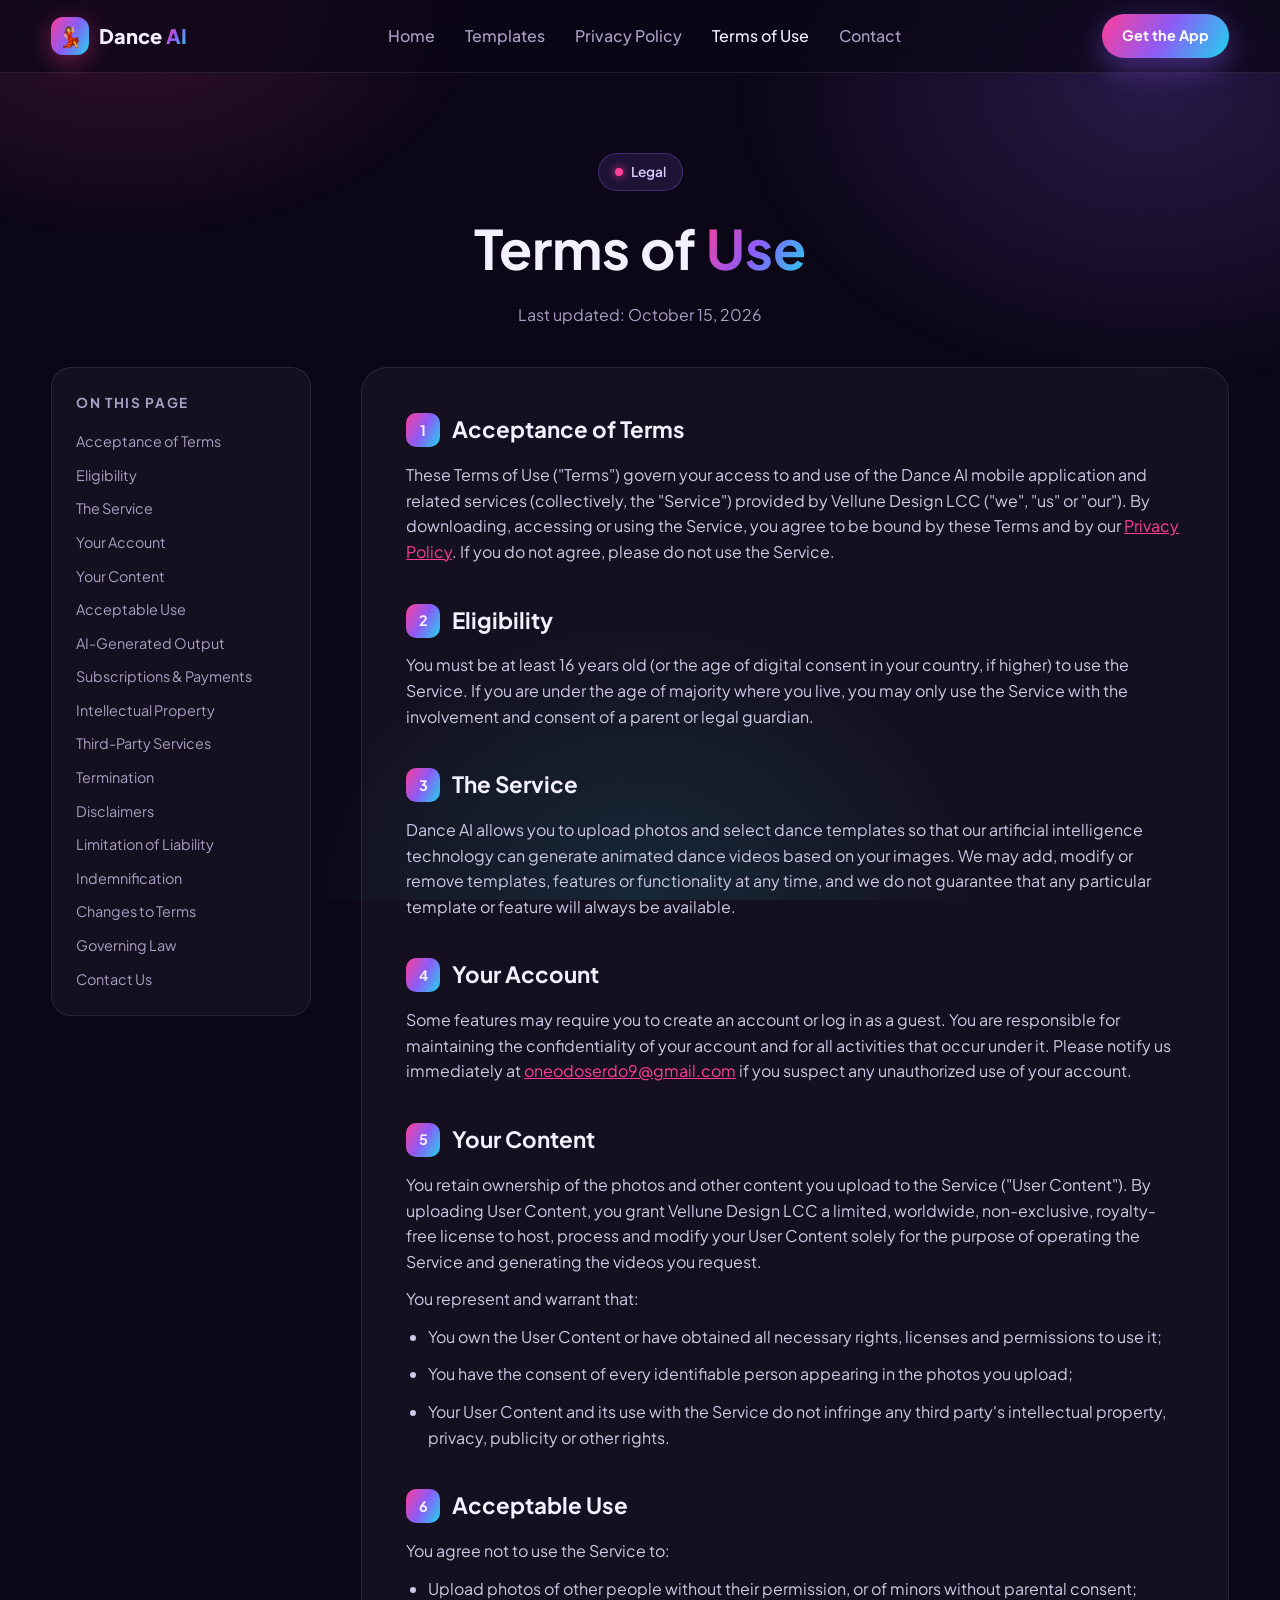
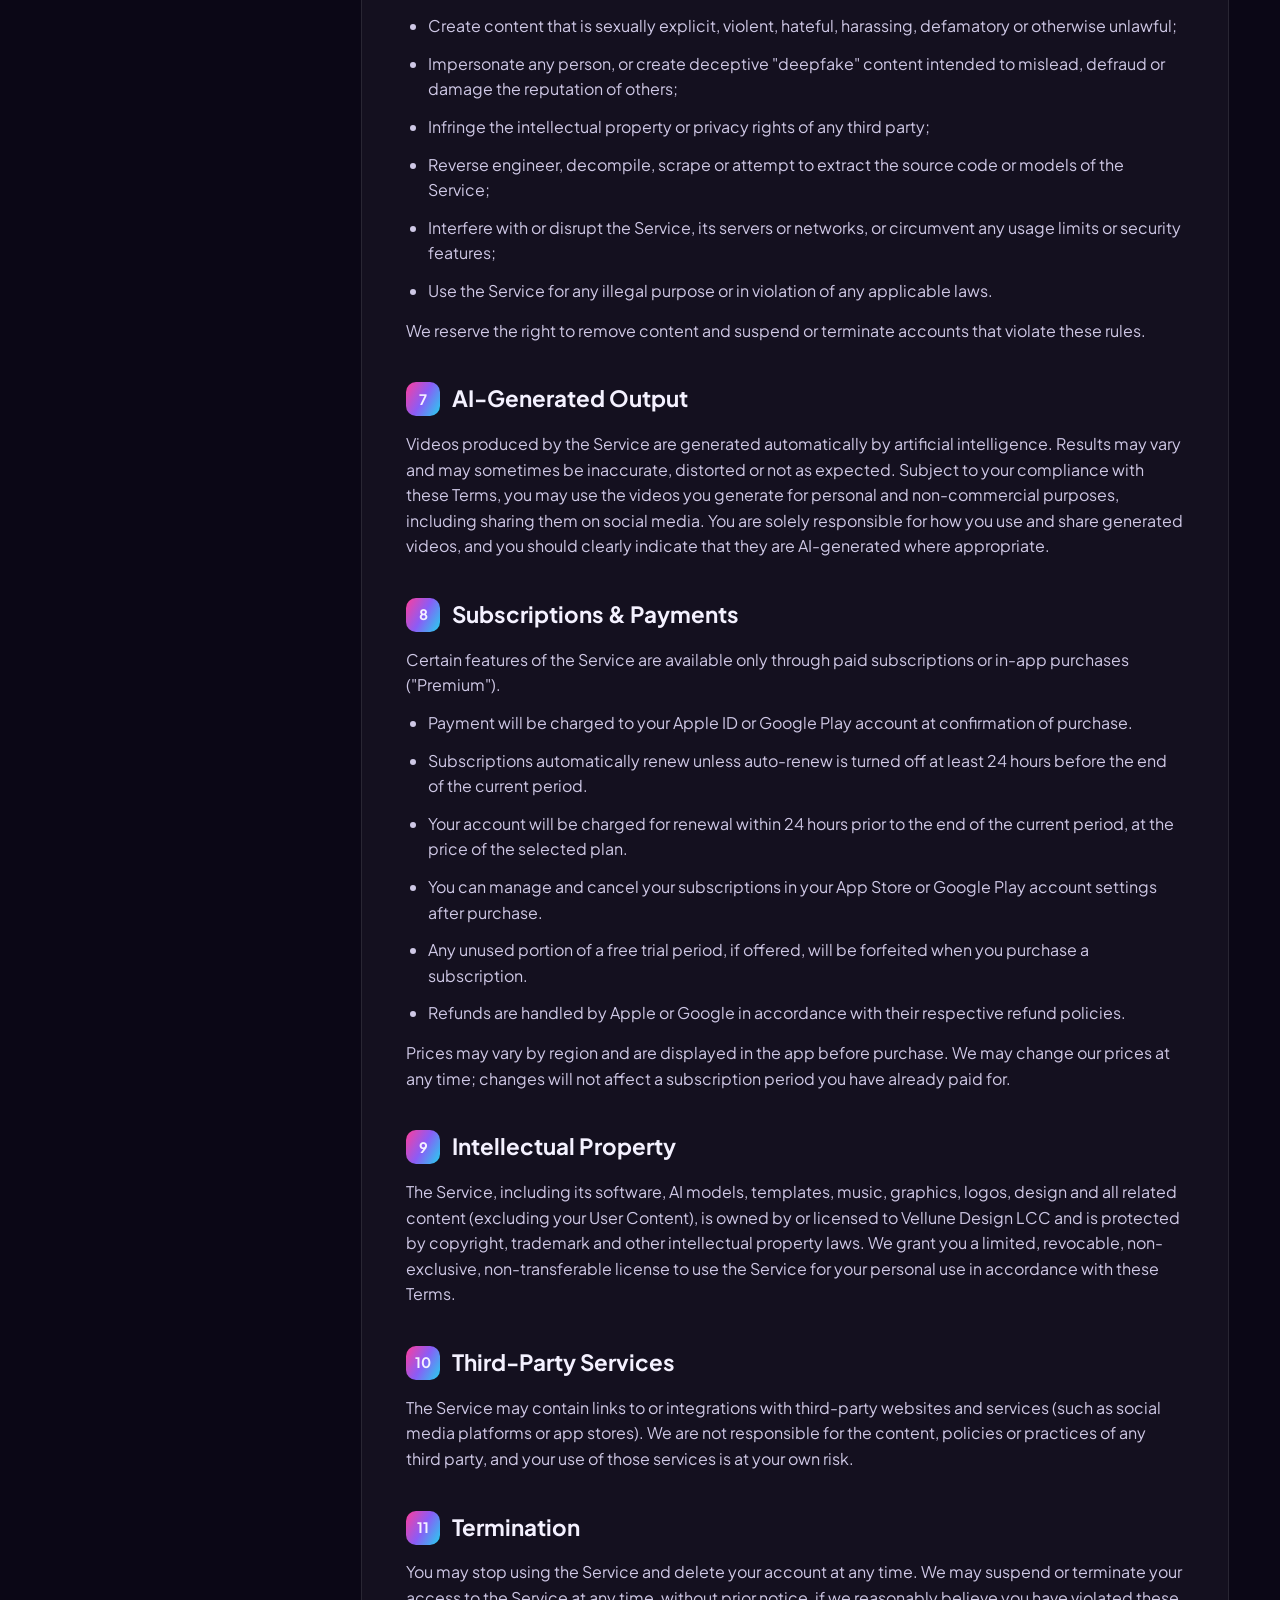
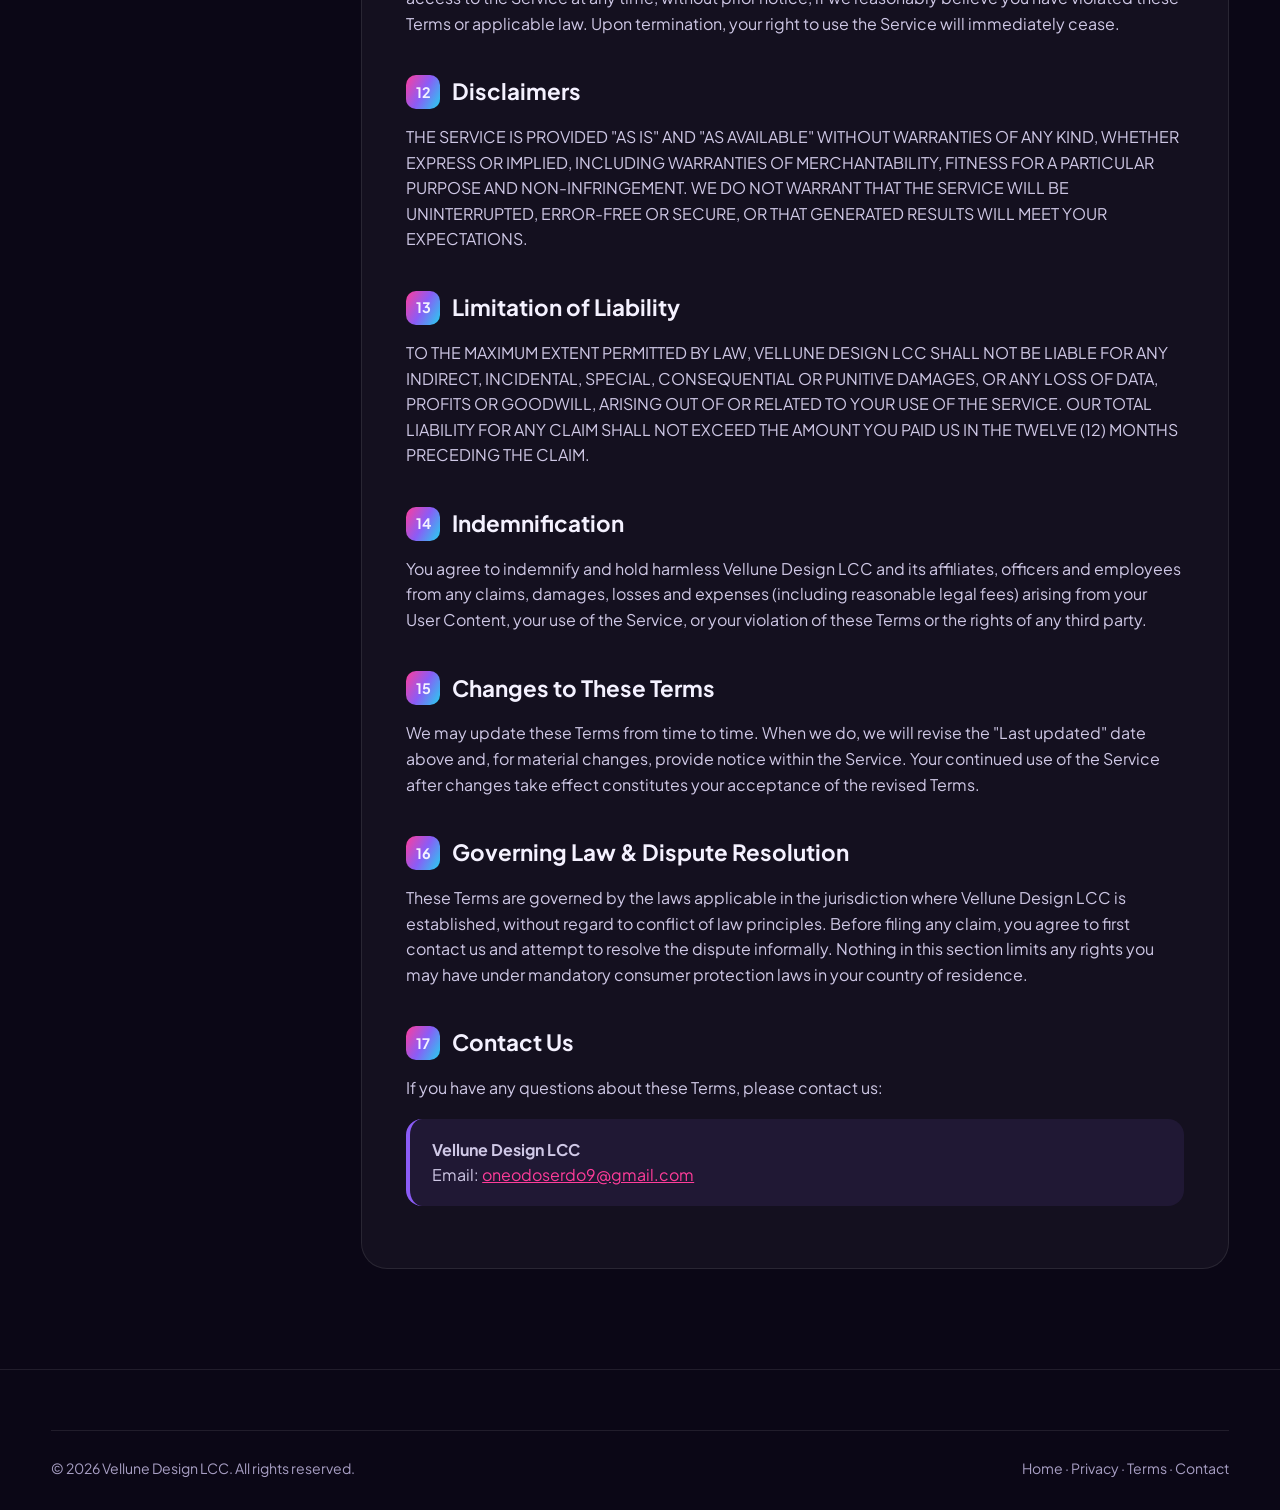
<file: term.html>
<!DOCTYPE html>
<html lang="en">
<head>
  <meta charset="UTF-8" />
  <meta name="viewport" content="width=device-width, initial-scale=1.0" />
  <title>Terms of Use – Dance AI | Vellune Design LCC</title>
  <meta name="description" content="Terms of Use for Dance AI by Vellune Design LCC." />
  <meta name="theme-color" content="#0b0716" />
  <link rel="preconnect" href="https://fonts.googleapis.com" />
  <link rel="preconnect" href="https://fonts.gstatic.com" crossorigin />
  <link href="https://fonts.googleapis.com/css2?family=Plus+Jakarta+Sans:wght@400;500;600;700;800&display=swap" rel="stylesheet" />
  <link rel="stylesheet" href="styles.css" />
  <link rel="icon" href="data:image/svg+xml,<svg xmlns='http://www.w3.org/2000/svg' viewBox='0 0 100 100'><text y='.9em' font-size='90'>💃</text></svg>" />
</head>
<body>
  <div class="glow"></div>

  <header class="nav">
    <div class="container nav-inner">
      <a href="index.html" class="logo">
        <span class="logo-mark">💃</span>
        <span>Dance <span class="grad-text">AI</span></span>
      </a>
      <ul class="nav-links" id="navLinks">
        <li><a href="index.html">Home</a></li>
        <li><a href="index.html#templates">Templates</a></li>
        <li><a href="policies.html">Privacy Policy</a></li>
        <li><a href="term.html" class="active">Terms of Use</a></li>
        <li><a href="index.html#contact">Contact</a></li>
      </ul>
      <a href="index.html#download" class="btn btn-primary btn-sm nav-cta">Get the App</a>
      <button class="menu-btn" id="menuBtn" aria-label="Open menu">☰</button>
    </div>
  </header>

  <section class="legal-hero">
    <div class="container">
      <span class="badge"><span class="dot"></span> Legal</span>
      <h1>Terms of <span class="grad-text">Use</span></h1>
      <p>Last updated: October 15, 2026</p>
    </div>
  </section>

  <div class="container legal-wrap">
    <aside class="toc">
      <h5>On this page</h5>
      <ol>
        <li><a href="#accept">Acceptance of Terms</a></li>
        <li><a href="#eligibility">Eligibility</a></li>
        <li><a href="#service">The Service</a></li>
        <li><a href="#account">Your Account</a></li>
        <li><a href="#content">Your Content</a></li>
        <li><a href="#conduct">Acceptable Use</a></li>
        <li><a href="#ai">AI-Generated Output</a></li>
        <li><a href="#subs">Subscriptions &amp; Payments</a></li>
        <li><a href="#ip">Intellectual Property</a></li>
        <li><a href="#third">Third-Party Services</a></li>
        <li><a href="#termination">Termination</a></li>
        <li><a href="#disclaimer">Disclaimers</a></li>
        <li><a href="#liability">Limitation of Liability</a></li>
        <li><a href="#indemnity">Indemnification</a></li>
        <li><a href="#changes">Changes to Terms</a></li>
        <li><a href="#law">Governing Law</a></li>
        <li><a href="#contact">Contact Us</a></li>
      </ol>
    </aside>

    <article class="legal">
      <h2 id="accept"><span class="num">1</span> Acceptance of Terms</h2>
      <p>These Terms of Use ("Terms") govern your access to and use of the Dance AI mobile application and related services (collectively, the "Service") provided by Vellune Design LCC ("we", "us" or "our"). By downloading, accessing or using the Service, you agree to be bound by these Terms and by our <a href="policies.html">Privacy Policy</a>. If you do not agree, please do not use the Service.</p>

      <h2 id="eligibility"><span class="num">2</span> Eligibility</h2>
      <p>You must be at least 16 years old (or the age of digital consent in your country, if higher) to use the Service. If you are under the age of majority where you live, you may only use the Service with the involvement and consent of a parent or legal guardian.</p>

      <h2 id="service"><span class="num">3</span> The Service</h2>
      <p>Dance AI allows you to upload photos and select dance templates so that our artificial intelligence technology can generate animated dance videos based on your images. We may add, modify or remove templates, features or functionality at any time, and we do not guarantee that any particular template or feature will always be available.</p>

      <h2 id="account"><span class="num">4</span> Your Account</h2>
      <p>Some features may require you to create an account or log in as a guest. You are responsible for maintaining the confidentiality of your account and for all activities that occur under it. Please notify us immediately at <a href="mailto:oneodoserdo9@gmail.com">oneodoserdo9@gmail.com</a> if you suspect any unauthorized use of your account.</p>

      <h2 id="content"><span class="num">5</span> Your Content</h2>
      <p>You retain ownership of the photos and other content you upload to the Service ("User Content"). By uploading User Content, you grant Vellune Design LCC a limited, worldwide, non-exclusive, royalty-free license to host, process and modify your User Content solely for the purpose of operating the Service and generating the videos you request.</p>
      <p>You represent and warrant that:</p>
      <ul>
        <li>You own the User Content or have obtained all necessary rights, licenses and permissions to use it;</li>
        <li>You have the consent of every identifiable person appearing in the photos you upload;</li>
        <li>Your User Content and its use with the Service do not infringe any third party's intellectual property, privacy, publicity or other rights.</li>
      </ul>

      <h2 id="conduct"><span class="num">6</span> Acceptable Use</h2>
      <p>You agree not to use the Service to:</p>
      <ul>
        <li>Upload photos of other people without their permission, or of minors without parental consent;</li>
        <li>Create content that is sexually explicit, violent, hateful, harassing, defamatory or otherwise unlawful;</li>
        <li>Impersonate any person, or create deceptive "deepfake" content intended to mislead, defraud or damage the reputation of others;</li>
        <li>Infringe the intellectual property or privacy rights of any third party;</li>
        <li>Reverse engineer, decompile, scrape or attempt to extract the source code or models of the Service;</li>
        <li>Interfere with or disrupt the Service, its servers or networks, or circumvent any usage limits or security features;</li>
        <li>Use the Service for any illegal purpose or in violation of any applicable laws.</li>
      </ul>
      <p>We reserve the right to remove content and suspend or terminate accounts that violate these rules.</p>

      <h2 id="ai"><span class="num">7</span> AI-Generated Output</h2>
      <p>Videos produced by the Service are generated automatically by artificial intelligence. Results may vary and may sometimes be inaccurate, distorted or not as expected. Subject to your compliance with these Terms, you may use the videos you generate for personal and non-commercial purposes, including sharing them on social media. You are solely responsible for how you use and share generated videos, and you should clearly indicate that they are AI-generated where appropriate.</p>

      <h2 id="subs"><span class="num">8</span> Subscriptions &amp; Payments</h2>
      <p>Certain features of the Service are available only through paid subscriptions or in-app purchases ("Premium").</p>
      <ul>
        <li>Payment will be charged to your Apple ID or Google Play account at confirmation of purchase.</li>
        <li>Subscriptions automatically renew unless auto-renew is turned off at least 24 hours before the end of the current period.</li>
        <li>Your account will be charged for renewal within 24 hours prior to the end of the current period, at the price of the selected plan.</li>
        <li>You can manage and cancel your subscriptions in your App Store or Google Play account settings after purchase.</li>
        <li>Any unused portion of a free trial period, if offered, will be forfeited when you purchase a subscription.</li>
        <li>Refunds are handled by Apple or Google in accordance with their respective refund policies.</li>
      </ul>
      <p>Prices may vary by region and are displayed in the app before purchase. We may change our prices at any time; changes will not affect a subscription period you have already paid for.</p>

      <h2 id="ip"><span class="num">9</span> Intellectual Property</h2>
      <p>The Service, including its software, AI models, templates, music, graphics, logos, design and all related content (excluding your User Content), is owned by or licensed to Vellune Design LCC and is protected by copyright, trademark and other intellectual property laws. We grant you a limited, revocable, non-exclusive, non-transferable license to use the Service for your personal use in accordance with these Terms.</p>

      <h2 id="third"><span class="num">10</span> Third-Party Services</h2>
      <p>The Service may contain links to or integrations with third-party websites and services (such as social media platforms or app stores). We are not responsible for the content, policies or practices of any third party, and your use of those services is at your own risk.</p>

      <h2 id="termination"><span class="num">11</span> Termination</h2>
      <p>You may stop using the Service and delete your account at any time. We may suspend or terminate your access to the Service at any time, without prior notice, if we reasonably believe you have violated these Terms or applicable law. Upon termination, your right to use the Service will immediately cease.</p>

      <h2 id="disclaimer"><span class="num">12</span> Disclaimers</h2>
      <p>THE SERVICE IS PROVIDED "AS IS" AND "AS AVAILABLE" WITHOUT WARRANTIES OF ANY KIND, WHETHER EXPRESS OR IMPLIED, INCLUDING WARRANTIES OF MERCHANTABILITY, FITNESS FOR A PARTICULAR PURPOSE AND NON-INFRINGEMENT. WE DO NOT WARRANT THAT THE SERVICE WILL BE UNINTERRUPTED, ERROR-FREE OR SECURE, OR THAT GENERATED RESULTS WILL MEET YOUR EXPECTATIONS.</p>

      <h2 id="liability"><span class="num">13</span> Limitation of Liability</h2>
      <p>TO THE MAXIMUM EXTENT PERMITTED BY LAW, VELLUNE DESIGN LCC SHALL NOT BE LIABLE FOR ANY INDIRECT, INCIDENTAL, SPECIAL, CONSEQUENTIAL OR PUNITIVE DAMAGES, OR ANY LOSS OF DATA, PROFITS OR GOODWILL, ARISING OUT OF OR RELATED TO YOUR USE OF THE SERVICE. OUR TOTAL LIABILITY FOR ANY CLAIM SHALL NOT EXCEED THE AMOUNT YOU PAID US IN THE TWELVE (12) MONTHS PRECEDING THE CLAIM.</p>

      <h2 id="indemnity"><span class="num">14</span> Indemnification</h2>
      <p>You agree to indemnify and hold harmless Vellune Design LCC and its affiliates, officers and employees from any claims, damages, losses and expenses (including reasonable legal fees) arising from your User Content, your use of the Service, or your violation of these Terms or the rights of any third party.</p>

      <h2 id="changes"><span class="num">15</span> Changes to These Terms</h2>
      <p>We may update these Terms from time to time. When we do, we will revise the "Last updated" date above and, for material changes, provide notice within the Service. Your continued use of the Service after changes take effect constitutes your acceptance of the revised Terms.</p>

      <h2 id="law"><span class="num">16</span> Governing Law &amp; Dispute Resolution</h2>
      <p>These Terms are governed by the laws applicable in the jurisdiction where Vellune Design LCC is established, without regard to conflict of law principles. Before filing any claim, you agree to first contact us and attempt to resolve the dispute informally. Nothing in this section limits any rights you may have under mandatory consumer protection laws in your country of residence.</p>

      <h2 id="contact"><span class="num">17</span> Contact Us</h2>
      <p>If you have any questions about these Terms, please contact us:</p>
      <div class="note">
        <p><strong>Vellune Design LCC</strong><br />Email: <a href="mailto:oneodoserdo9@gmail.com">oneodoserdo9@gmail.com</a></p>
      </div>
    </article>
  </div>

  <footer>
    <div class="container">
      <div class="foot-bottom">
        <span>© <span class="year">2026</span> Vellune Design LCC. All rights reserved.</span>
        <span><a href="index.html">Home</a> · <a href="policies.html">Privacy</a> · <a href="term.html">Terms</a> · <a href="mailto:oneodoserdo9@gmail.com">Contact</a></span>
      </div>
    </div>
  </footer>

  <script src="main.js"></script>
</body>
</html>
</file>
<file: styles.css>
:root {
  --bg: #0b0716;
  --bg-2: #120c24;
  --card: rgba(255, 255, 255, 0.04);
  --card-border: rgba(255, 255, 255, 0.09);
  --text: #f4f1ff;
  --muted: #a89fc4;
  --pink: #ff3d9a;
  --violet: #8b5cf6;
  --cyan: #22d3ee;
  --amber: #fbbf24;
  --grad: linear-gradient(120deg, var(--pink), var(--violet) 50%, var(--cyan));
  --radius: 22px;
  --max: 1180px;
}

* { box-sizing: border-box; margin: 0; padding: 0; }
html { scroll-behavior: smooth; }
body {
  font-family: "Plus Jakarta Sans", system-ui, -apple-system, "Segoe UI", Roboto, sans-serif;
  background: var(--bg);
  color: var(--text);
  line-height: 1.6;
  overflow-x: hidden;
}
a { color: inherit; text-decoration: none; }
img, svg { display: block; }
.container { width: min(var(--max), 92%); margin: 0 auto; }
.grad-text {
  background: var(--grad);
  -webkit-background-clip: text;
  background-clip: text;
  color: transparent;
}

/* Background glow */
.glow {
  position: fixed; inset: 0; z-index: -1; pointer-events: none;
  background:
    radial-gradient(600px 400px at 10% 0%, rgba(255, 61, 154, 0.18), transparent 60%),
    radial-gradient(700px 500px at 90% 10%, rgba(139, 92, 246, 0.22), transparent 60%),
    radial-gradient(600px 500px at 50% 100%, rgba(34, 211, 238, 0.12), transparent 60%);
}

/* Header */
header.nav {
  position: sticky; top: 0; z-index: 50;
  backdrop-filter: blur(14px);
  background: rgba(11, 7, 22, 0.7);
  border-bottom: 1px solid var(--card-border);
}
.nav-inner { display: flex; align-items: center; justify-content: space-between; height: 72px; }
.logo { display: flex; align-items: center; gap: 10px; font-weight: 800; font-size: 1.25rem; }
.logo-mark {
  width: 38px; height: 38px; border-radius: 12px; background: var(--grad);
  display: grid; place-items: center; box-shadow: 0 6px 24px rgba(255, 61, 154, 0.4);
}
.nav-links { display: flex; gap: 30px; list-style: none; }
.nav-links a { color: var(--muted); font-weight: 500; transition: color .2s; }
.nav-links a:hover, .nav-links a.active { color: var(--text); }
.menu-btn { display: none; background: none; border: 0; color: var(--text); font-size: 1.6rem; cursor: pointer; }

.btn {
  display: inline-flex; align-items: center; gap: 10px;
  padding: 14px 26px; border-radius: 999px; font-weight: 700; border: 0; cursor: pointer;
  transition: transform .2s, box-shadow .2s, background .2s;
}
.btn-primary { background: var(--grad); color: #fff; box-shadow: 0 10px 30px rgba(139, 92, 246, 0.45); }
.btn-primary:hover { transform: translateY(-2px); box-shadow: 0 14px 40px rgba(255, 61, 154, 0.5); }
.btn-ghost { background: var(--card); border: 1px solid var(--card-border); color: var(--text); }
.btn-ghost:hover { background: rgba(255, 255, 255, 0.08); }
.btn-sm { padding: 10px 20px; font-size: .9rem; }

/* Hero */
.hero { padding: 90px 0 70px; }
.hero-grid { display: grid; grid-template-columns: 1.1fr .9fr; gap: 60px; align-items: center; }
.badge {
  display: inline-flex; align-items: center; gap: 8px;
  padding: 7px 16px; border-radius: 999px; font-size: .85rem; font-weight: 600;
  background: rgba(139, 92, 246, 0.14); border: 1px solid rgba(139, 92, 246, 0.35); color: #d9ccff;
}
.badge .dot { width: 8px; height: 8px; border-radius: 50%; background: var(--pink); box-shadow: 0 0 10px var(--pink); animation: pulse 1.6s infinite; }
@keyframes pulse { 50% { opacity: .3; } }
.hero h1 { font-size: clamp(2.6rem, 5.4vw, 4.4rem); line-height: 1.05; font-weight: 800; margin: 22px 0; letter-spacing: -0.02em; }
.hero p.lead { font-size: 1.15rem; color: var(--muted); max-width: 540px; }
.hero-cta { display: flex; gap: 14px; flex-wrap: wrap; margin: 34px 0 30px; }
.store-btn {
  display: inline-flex; align-items: center; gap: 12px;
  padding: 11px 22px; border-radius: 14px; background: #fff; color: #0b0716;
  transition: transform .2s;
}
.store-btn:hover { transform: translateY(-2px); }
.store-btn small { display: block; font-size: .68rem; line-height: 1; opacity: .7; }
.store-btn strong { display: block; font-size: 1.1rem; line-height: 1.2; }
.store-btn.dark { background: var(--card); color: var(--text); border: 1px solid var(--card-border); }
.hero-proof { display: flex; align-items: center; gap: 14px; color: var(--muted); font-size: .92rem; }
.avatars { display: flex; }
.avatars span {
  width: 36px; height: 36px; border-radius: 50%; border: 2px solid var(--bg); margin-left: -10px;
  display: grid; place-items: center; font-size: 1rem;
}
.avatars span:first-child { margin-left: 0; }
.stars { color: var(--amber); letter-spacing: 2px; }

/* Phone mockup */
.phone-wrap { position: relative; display: grid; place-items: center; }
.phone {
  width: 300px; height: 610px; border-radius: 46px; padding: 12px;
  background: linear-gradient(160deg, #2a2142, #0f0a1d);
  box-shadow: 0 40px 100px rgba(139, 92, 246, 0.35), inset 0 0 0 2px rgba(255, 255, 255, 0.08);
  position: relative; z-index: 2;
  animation: float 6s ease-in-out infinite;
}
@keyframes float { 50% { transform: translateY(-14px); } }
.screen {
  width: 100%; height: 100%; border-radius: 36px; overflow: hidden; position: relative;
  background: radial-gradient(circle at 50% 30%, #3b1d6e, #160b2e 70%);
}
.notch { position: absolute; top: 10px; left: 50%; transform: translateX(-50%); width: 100px; height: 26px; border-radius: 20px; background: #000; z-index: 3; }
.screen-top { position: absolute; top: 48px; left: 18px; right: 18px; display: flex; justify-content: space-between; font-size: .78rem; font-weight: 700; z-index: 2; }
.chip { padding: 5px 12px; border-radius: 999px; background: rgba(255, 255, 255, 0.12); backdrop-filter: blur(6px); }
.chip.live { background: var(--pink); }
.stage { position: absolute; inset: 90px 0 150px; display: grid; place-items: center; }
.spot {
  position: absolute; bottom: 0; width: 220px; height: 40px; border-radius: 50%;
  background: radial-gradient(ellipse, rgba(34, 211, 238, 0.55), transparent 70%);
  animation: spot 1.2s ease-in-out infinite alternate;
}
@keyframes spot { to { transform: scaleX(.8); opacity: .6; } }
.dancer { width: 190px; height: 300px; position: relative; z-index: 1; }
.dancer .body { transform-origin: 100px 150px; animation: groove 1.2s ease-in-out infinite; }
.dancer .arm-l { transform-origin: 82px 92px; animation: armL 1.2s ease-in-out infinite; }
.dancer .arm-r { transform-origin: 118px 92px; animation: armR 1.2s ease-in-out infinite; }
.dancer .leg-l { transform-origin: 90px 170px; animation: legL 1.2s ease-in-out infinite; }
.dancer .leg-r { transform-origin: 110px 170px; animation: legR 1.2s ease-in-out infinite; }
@keyframes groove { 0%, 100% { transform: rotate(-6deg) translateY(0); } 50% { transform: rotate(6deg) translateY(-8px); } }
@keyframes armL { 0%, 100% { transform: rotate(40deg); } 50% { transform: rotate(-120deg); } }
@keyframes armR { 0%, 100% { transform: rotate(120deg); } 50% { transform: rotate(-40deg); } }
@keyframes legL { 0%, 100% { transform: rotate(14deg); } 50% { transform: rotate(-6deg); } }
@keyframes legR { 0%, 100% { transform: rotate(6deg); } 50% { transform: rotate(-14deg); } }
.notes { position: absolute; inset: 0; pointer-events: none; }
.notes span { position: absolute; font-size: 1.2rem; opacity: 0; animation: note 3s linear infinite; }
.notes span:nth-child(1) { left: 20%; top: 60%; }
.notes span:nth-child(2) { left: 75%; top: 50%; animation-delay: 1s; }
.notes span:nth-child(3) { left: 50%; top: 70%; animation-delay: 2s; }
@keyframes note { 0% { opacity: 0; transform: translateY(0); } 20% { opacity: 1; } 100% { opacity: 0; transform: translateY(-120px) rotate(30deg); } }
.screen-bottom { position: absolute; left: 14px; right: 14px; bottom: 18px; z-index: 2; }
.progress-card { background: rgba(255, 255, 255, 0.1); backdrop-filter: blur(10px); border-radius: 18px; padding: 12px 14px; margin-bottom: 10px; }
.progress-card .row { display: flex; justify-content: space-between; font-size: .75rem; font-weight: 600; margin-bottom: 8px; }
.bar { height: 6px; border-radius: 6px; background: rgba(255, 255, 255, 0.15); overflow: hidden; }
.bar i { display: block; height: 100%; width: 40%; background: var(--grad); border-radius: 6px; animation: load 3s ease-in-out infinite; }
@keyframes load { 0% { width: 8%; } 80%, 100% { width: 100%; } }
.tpl-row { display: flex; gap: 8px; }
.tpl-row div { flex: 1; height: 54px; border-radius: 12px; display: grid; place-items: center; font-size: 1.3rem; }
.tpl-row div.sel { outline: 2px solid #fff; }
.float-card {
  position: absolute; z-index: 3; padding: 12px 16px; border-radius: 16px;
  background: rgba(22, 14, 42, 0.85); border: 1px solid var(--card-border); backdrop-filter: blur(12px);
  display: flex; align-items: center; gap: 10px; font-size: .85rem; font-weight: 600;
  box-shadow: 0 20px 40px rgba(0, 0, 0, 0.4);
}
.float-card .ic { width: 34px; height: 34px; border-radius: 10px; display: grid; place-items: center; font-size: 1.1rem; }
.float-card small { display: block; color: var(--muted); font-weight: 500; font-size: .74rem; }
.fc-1 { top: 70px; left: -10px; animation: float 5s ease-in-out infinite; }
.fc-2 { bottom: 110px; right: -20px; animation: float 5.5s ease-in-out infinite .8s; }
.ring { position: absolute; border-radius: 50%; border: 1px dashed rgba(255, 255, 255, 0.12); }
.ring.r1 { width: 460px; height: 460px; animation: spin 40s linear infinite; }
.ring.r2 { width: 560px; height: 560px; animation: spin 60s linear infinite reverse; }
@keyframes spin { to { transform: rotate(360deg); } }

/* Marquee */
.marquee { border-block: 1px solid var(--card-border); padding: 18px 0; overflow: hidden; background: rgba(255, 255, 255, 0.02); }
.marquee-track { display: flex; gap: 50px; width: max-content; animation: scroll 30s linear infinite; }
.marquee-track span { font-weight: 700; font-size: 1.1rem; color: var(--muted); white-space: nowrap; }
.marquee-track span b { color: var(--pink); margin-right: 50px; }
@keyframes scroll { to { transform: translateX(-50%); } }

/* Sections */
section.block { padding: 100px 0; }
.sec-head { text-align: center; max-width: 680px; margin: 0 auto 60px; }
.eyebrow { font-size: .82rem; font-weight: 700; letter-spacing: .18em; text-transform: uppercase; color: var(--pink); }
.sec-head h2 { font-size: clamp(2rem, 3.8vw, 3rem); line-height: 1.15; margin: 12px 0 16px; letter-spacing: -0.01em; }
.sec-head p { color: var(--muted); font-size: 1.08rem; }

/* Stats */
.stats { display: grid; grid-template-columns: repeat(4, 1fr); gap: 20px; margin-top: 60px; }
.stat { text-align: center; padding: 26px; border-radius: var(--radius); background: var(--card); border: 1px solid var(--card-border); }
.stat strong { display: block; font-size: 2.3rem; font-weight: 800; }
.stat span { color: var(--muted); font-size: .92rem; }

/* Steps */
.steps { display: grid; grid-template-columns: repeat(3, 1fr); gap: 26px; counter-reset: step; }
.step {
  position: relative; padding: 36px 30px; border-radius: var(--radius);
  background: var(--card); border: 1px solid var(--card-border); overflow: hidden;
  transition: transform .3s, border-color .3s;
}
.step:hover { transform: translateY(-6px); border-color: rgba(255, 61, 154, 0.4); }
.step::before {
  counter-increment: step; content: "0" counter(step);
  position: absolute; right: 20px; top: 8px; font-size: 5rem; font-weight: 800;
  color: rgba(255, 255, 255, 0.04);
}
.step .icon { width: 60px; height: 60px; border-radius: 18px; display: grid; place-items: center; font-size: 1.7rem; margin-bottom: 22px; }
.step h3 { font-size: 1.35rem; margin-bottom: 10px; }
.step p { color: var(--muted); }
.i-pink { background: rgba(255, 61, 154, 0.16); }
.i-violet { background: rgba(139, 92, 246, 0.18); }
.i-cyan { background: rgba(34, 211, 238, 0.16); }
.i-amber { background: rgba(251, 191, 36, 0.16); }

/* Templates */
.filters { display: flex; justify-content: center; gap: 10px; flex-wrap: wrap; margin-bottom: 40px; }
.filter {
  padding: 9px 20px; border-radius: 999px; background: var(--card); border: 1px solid var(--card-border);
  color: var(--muted); font-weight: 600; cursor: pointer; font-family: inherit; font-size: .92rem; transition: all .2s;
}
.filter.active, .filter:hover { background: var(--grad); color: #fff; border-color: transparent; }
.tpl-grid { display: grid; grid-template-columns: repeat(4, 1fr); gap: 20px; }
.tpl {
  position: relative; aspect-ratio: 3 / 4.3; border-radius: var(--radius); overflow: hidden;
  display: flex; flex-direction: column; justify-content: flex-end; padding: 18px;
  border: 1px solid var(--card-border); cursor: pointer; transition: transform .35s, box-shadow .35s;
}
.tpl:hover { transform: translateY(-8px) scale(1.02); box-shadow: 0 24px 50px rgba(0, 0, 0, 0.45); }
.tpl.hide { display: none; }
.tpl .emoji { position: absolute; top: 42%; left: 50%; transform: translate(-50%, -50%); font-size: 4.6rem; filter: drop-shadow(0 10px 20px rgba(0, 0, 0, 0.4)); transition: transform .4s; }
.tpl:hover .emoji { transform: translate(-50%, -50%) scale(1.15) rotate(-8deg); }
.tpl::after { content: ""; position: absolute; inset: 0; background: linear-gradient(to top, rgba(0, 0, 0, 0.75), transparent 55%); }
.tpl > * { position: relative; z-index: 1; }
.tpl .tag { position: absolute; top: 14px; left: 14px; font-size: .72rem; font-weight: 700; padding: 4px 10px; border-radius: 999px; background: rgba(0, 0, 0, 0.35); backdrop-filter: blur(6px); z-index: 2; }
.tpl .tag.hot { background: var(--pink); }
.tpl h4 { font-size: 1.12rem; }
.tpl small { color: rgba(255, 255, 255, 0.75); }
.play {
  position: absolute; top: 14px; right: 14px; width: 34px; height: 34px; border-radius: 50%; z-index: 2;
  background: rgba(255, 255, 255, 0.2); backdrop-filter: blur(6px); display: grid; place-items: center; font-size: .75rem;
}
.g1 { background: linear-gradient(160deg, #ff3d9a, #6d28d9); }
.g2 { background: linear-gradient(160deg, #0ea5e9, #312e81); }
.g3 { background: linear-gradient(160deg, #f59e0b, #be185d); }
.g4 { background: linear-gradient(160deg, #10b981, #1e3a8a); }
.g5 { background: linear-gradient(160deg, #a855f7, #0f172a); }
.g6 { background: linear-gradient(160deg, #f43f5e, #f59e0b); }
.g7 { background: linear-gradient(160deg, #22d3ee, #7c3aed); }
.g8 { background: linear-gradient(160deg, #e879f9, #1d4ed8); }

/* Features */
.feat-grid { display: grid; grid-template-columns: repeat(3, 1fr); gap: 22px; }
.feat { padding: 30px; border-radius: var(--radius); background: var(--card); border: 1px solid var(--card-border); transition: border-color .3s, background .3s; }
.feat:hover { border-color: rgba(139, 92, 246, 0.5); background: rgba(139, 92, 246, 0.06); }
.feat .icon { width: 52px; height: 52px; border-radius: 15px; display: grid; place-items: center; font-size: 1.5rem; margin-bottom: 18px; }
.feat h3 { font-size: 1.15rem; margin-bottom: 8px; }
.feat p { color: var(--muted); font-size: .96rem; }
.feat.wide { grid-column: span 2; display: grid; grid-template-columns: 1fr 1fr; gap: 30px; align-items: center; }
.ba { display: grid; grid-template-columns: 1fr auto 1fr; gap: 12px; align-items: center; }
.ba-box { aspect-ratio: 3 / 4; border-radius: 16px; display: grid; place-items: center; font-size: 3rem; position: relative; }
.ba-box small { position: absolute; bottom: 8px; font-size: .7rem; font-weight: 700; background: rgba(0, 0, 0, 0.4); padding: 3px 10px; border-radius: 999px; }
.ba-arrow { font-size: 1.6rem; color: var(--pink); }

/* Showcase / split */
.split { display: grid; grid-template-columns: 1fr 1fr; gap: 70px; align-items: center; }
.split h2 { font-size: clamp(2rem, 3.6vw, 2.8rem); line-height: 1.15; margin: 12px 0 18px; }
.split p { color: var(--muted); margin-bottom: 24px; }
.checklist { list-style: none; display: grid; gap: 14px; margin-bottom: 30px; }
.checklist li { display: flex; gap: 12px; align-items: flex-start; }
.checklist li::before {
  content: "✓"; flex: none; width: 24px; height: 24px; border-radius: 50%; background: var(--grad);
  display: grid; place-items: center; font-size: .75rem; font-weight: 800; margin-top: 2px;
}
.mosaic { display: grid; grid-template-columns: repeat(3, 1fr); gap: 14px; }
.mosaic div { aspect-ratio: 9 / 16; border-radius: 18px; display: grid; place-items: center; font-size: 2.6rem; border: 1px solid var(--card-border); }
.mosaic div:nth-child(2) { transform: translateY(30px); }
.mosaic div:nth-child(5) { transform: translateY(30px); }

/* Testimonials */
.testi-grid { display: grid; grid-template-columns: repeat(3, 1fr); gap: 22px; }
.testi { padding: 30px; border-radius: var(--radius); background: var(--card); border: 1px solid var(--card-border); display: flex; flex-direction: column; gap: 18px; }
.testi p { color: #dcd6f0; }
.who { display: flex; align-items: center; gap: 12px; margin-top: auto; }
.who .av { width: 46px; height: 46px; border-radius: 50%; display: grid; place-items: center; font-size: 1.3rem; }
.who small { display: block; color: var(--muted); }

/* Pricing */
.price-grid { display: grid; grid-template-columns: repeat(3, 1fr); gap: 22px; align-items: stretch; }
.price { padding: 34px 30px; border-radius: var(--radius); background: var(--card); border: 1px solid var(--card-border); display: flex; flex-direction: column; }
.price.pop { background: linear-gradient(180deg, rgba(139, 92, 246, 0.18), rgba(255, 61, 154, 0.08)); border-color: rgba(255, 61, 154, 0.5); position: relative; }
.price.pop::before { content: "Most Popular"; position: absolute; top: -13px; left: 50%; transform: translateX(-50%); background: var(--grad); padding: 4px 14px; border-radius: 999px; font-size: .75rem; font-weight: 700; }
.price h3 { font-size: 1.2rem; }
.price .amt { font-size: 2.6rem; font-weight: 800; margin: 12px 0 4px; }
.price .amt small { font-size: 1rem; color: var(--muted); font-weight: 500; }
.price > p { color: var(--muted); font-size: .92rem; margin-bottom: 22px; }
.price ul { list-style: none; display: grid; gap: 10px; margin-bottom: 28px; }
.price li { color: #dcd6f0; font-size: .95rem; }
.price li::before { content: "✦ "; color: var(--pink); }
.price .btn { margin-top: auto; justify-content: center; }

/* FAQ */
.faq { max-width: 820px; margin: 0 auto; display: grid; gap: 14px; }
.faq details { border-radius: 18px; background: var(--card); border: 1px solid var(--card-border); padding: 4px 24px; transition: border-color .3s; }
.faq details[open] { border-color: rgba(139, 92, 246, 0.5); }
.faq summary { list-style: none; cursor: pointer; padding: 18px 0; font-weight: 700; display: flex; justify-content: space-between; align-items: center; gap: 20px; }
.faq summary::-webkit-details-marker { display: none; }
.faq summary::after { content: "+"; font-size: 1.5rem; color: var(--pink); transition: transform .3s; }
.faq details[open] summary::after { transform: rotate(45deg); }
.faq details p { color: var(--muted); padding-bottom: 20px; }

/* CTA */
.cta {
  border-radius: 34px; padding: 70px 50px; text-align: center; position: relative; overflow: hidden;
  background: linear-gradient(130deg, #6d28d9, #db2777 60%, #f59e0b);
}
.cta::before, .cta::after { content: ""; position: absolute; border-radius: 50%; background: rgba(255, 255, 255, 0.1); }
.cta::before { width: 300px; height: 300px; top: -120px; left: -80px; }
.cta::after { width: 400px; height: 400px; bottom: -200px; right: -100px; }
.cta > * { position: relative; z-index: 1; }
.cta h2 { font-size: clamp(2rem, 4vw, 3.2rem); line-height: 1.1; margin-bottom: 16px; }
.cta p { font-size: 1.1rem; opacity: .9; max-width: 560px; margin: 0 auto 30px; }
.cta .hero-cta { justify-content: center; margin: 0; }

/* Contact */
.contact-card {
  display: grid; grid-template-columns: 1.2fr 1fr; gap: 40px; align-items: center;
  padding: 50px; border-radius: 30px; background: var(--card); border: 1px solid var(--card-border);
}
.contact-card h2 { font-size: 2.2rem; margin: 10px 0 14px; }
.contact-card p { color: var(--muted); }
.contact-list { display: grid; gap: 14px; }
.contact-item { display: flex; align-items: center; gap: 14px; padding: 18px 20px; border-radius: 18px; background: rgba(255, 255, 255, 0.04); border: 1px solid var(--card-border); transition: border-color .2s; word-break: break-all; }
a.contact-item:hover { border-color: var(--pink); }
.contact-item .ic { flex: none; width: 44px; height: 44px; border-radius: 13px; display: grid; place-items: center; font-size: 1.2rem; }
.contact-item small { display: block; color: var(--muted); font-size: .8rem; }

/* Footer */
footer { border-top: 1px solid var(--card-border); padding: 60px 0 30px; margin-top: 40px; }
.foot-grid { display: grid; grid-template-columns: 2fr 1fr 1fr 1fr; gap: 40px; margin-bottom: 40px; }
.foot-grid p { color: var(--muted); font-size: .95rem; margin-top: 14px; max-width: 320px; }
.foot-grid h5 { font-size: .95rem; margin-bottom: 16px; }
.foot-grid ul { list-style: none; display: grid; gap: 10px; }
.foot-grid ul a { color: var(--muted); font-size: .93rem; transition: color .2s; word-break: break-all; }
.foot-grid ul a:hover { color: var(--text); }
.foot-bottom { display: flex; justify-content: space-between; flex-wrap: wrap; gap: 12px; padding-top: 26px; border-top: 1px solid var(--card-border); color: var(--muted); font-size: .88rem; }

/* Legal pages */
.legal-hero { padding: 80px 0 40px; text-align: center; }
.legal-hero h1 { font-size: clamp(2.2rem, 4.5vw, 3.4rem); margin: 14px 0 10px; }
.legal-hero p { color: var(--muted); }
.legal-wrap { display: grid; grid-template-columns: 260px 1fr; gap: 50px; padding-bottom: 60px; align-items: start; }
.toc { position: sticky; top: 100px; padding: 24px; border-radius: 20px; background: var(--card); border: 1px solid var(--card-border); }
.toc h5 { margin-bottom: 14px; font-size: .85rem; letter-spacing: .12em; text-transform: uppercase; color: var(--muted); }
.toc ol { list-style: none; display: grid; gap: 8px; counter-reset: toc; }
.toc a { color: var(--muted); font-size: .9rem; transition: color .2s; }
.toc a:hover { color: var(--text); }
.legal { padding: 44px; border-radius: 26px; background: var(--card); border: 1px solid var(--card-border); }
.legal h2 { font-size: 1.4rem; margin: 38px 0 14px; scroll-margin-top: 100px; display: flex; gap: 12px; align-items: center; }
.legal h2:first-child { margin-top: 0; }
.legal h2 .num { flex: none; width: 34px; height: 34px; border-radius: 10px; background: var(--grad); display: grid; place-items: center; font-size: .9rem; }
.legal h3 { font-size: 1.05rem; margin: 20px 0 8px; }
.legal p, .legal li { color: #cfc8e6; margin-bottom: 12px; }
.legal ul { padding-left: 22px; margin-bottom: 14px; }
.legal a { color: var(--pink); text-decoration: underline; }
.table-wrap { overflow-x: auto; margin: 16px 0 22px; border-radius: 16px; border: 1px solid var(--card-border); }
.legal table { width: 100%; border-collapse: collapse; font-size: .93rem; }
.legal th { text-align: left; padding: 14px 18px; background: rgba(139, 92, 246, 0.14); font-weight: 700; white-space: nowrap; }
.legal td { padding: 14px 18px; color: #cfc8e6; border-top: 1px solid var(--card-border); vertical-align: top; }
.legal td:first-child { font-weight: 600; color: var(--text); white-space: nowrap; }
.legal .section-label { display: inline-block; margin: 40px 0 6px; font-size: .78rem; font-weight: 700; letter-spacing: .16em; text-transform: uppercase; color: var(--cyan); }
.legal .section-label:first-child { margin-top: 0; }
.note { padding: 18px 22px; border-radius: 16px; background: rgba(139, 92, 246, 0.1); border-left: 4px solid var(--violet); margin: 18px 0; }
.note p { margin: 0; }

/* Reveal */
.reveal { opacity: 0; transform: translateY(30px); transition: opacity .8s ease, transform .8s ease; }
.reveal.in { opacity: 1; transform: none; }

/* Responsive */
@media (max-width: 1000px) {
  .hero-grid, .split, .contact-card { grid-template-columns: 1fr; }
  .hero { text-align: center; }
  .hero p.lead { margin: 0 auto; }
  .hero-cta, .hero-proof { justify-content: center; }
  .tpl-grid { grid-template-columns: repeat(2, 1fr); }
  .feat-grid, .testi-grid, .price-grid, .steps { grid-template-columns: 1fr 1fr; }
  .feat.wide { grid-column: span 2; }
  .stats { grid-template-columns: repeat(2, 1fr); }
  .foot-grid { grid-template-columns: 1fr 1fr; }
  .legal-wrap { grid-template-columns: 1fr; }
  .toc { position: static; }
}
@media (max-width: 720px) {
  .menu-btn { display: block; }
  .nav-links {
    position: absolute; top: 72px; left: 0; right: 0; flex-direction: column; gap: 0;
    background: var(--bg-2); border-bottom: 1px solid var(--card-border); display: none;
  }
  .nav-links.open { display: flex; }
  .nav-links li a { display: block; padding: 16px 5%; }
  .nav-cta { display: none; }
  section.block { padding: 70px 0; }
  .feat-grid, .testi-grid, .price-grid, .steps { grid-template-columns: 1fr; }
  .feat.wide { grid-column: auto; grid-template-columns: 1fr; }
  .float-card { display: none; }
  .ring { display: none; }
  .phone { width: 270px; height: 550px; }
  .cta, .contact-card, .legal { padding: 34px 22px; }
  .foot-grid { grid-template-columns: 1fr; }
}
@media (prefers-reduced-motion: reduce) {
  *, *::before, *::after { animation: none !important; transition: none !important; }
  .reveal { opacity: 1; transform: none; }
}
</file>
